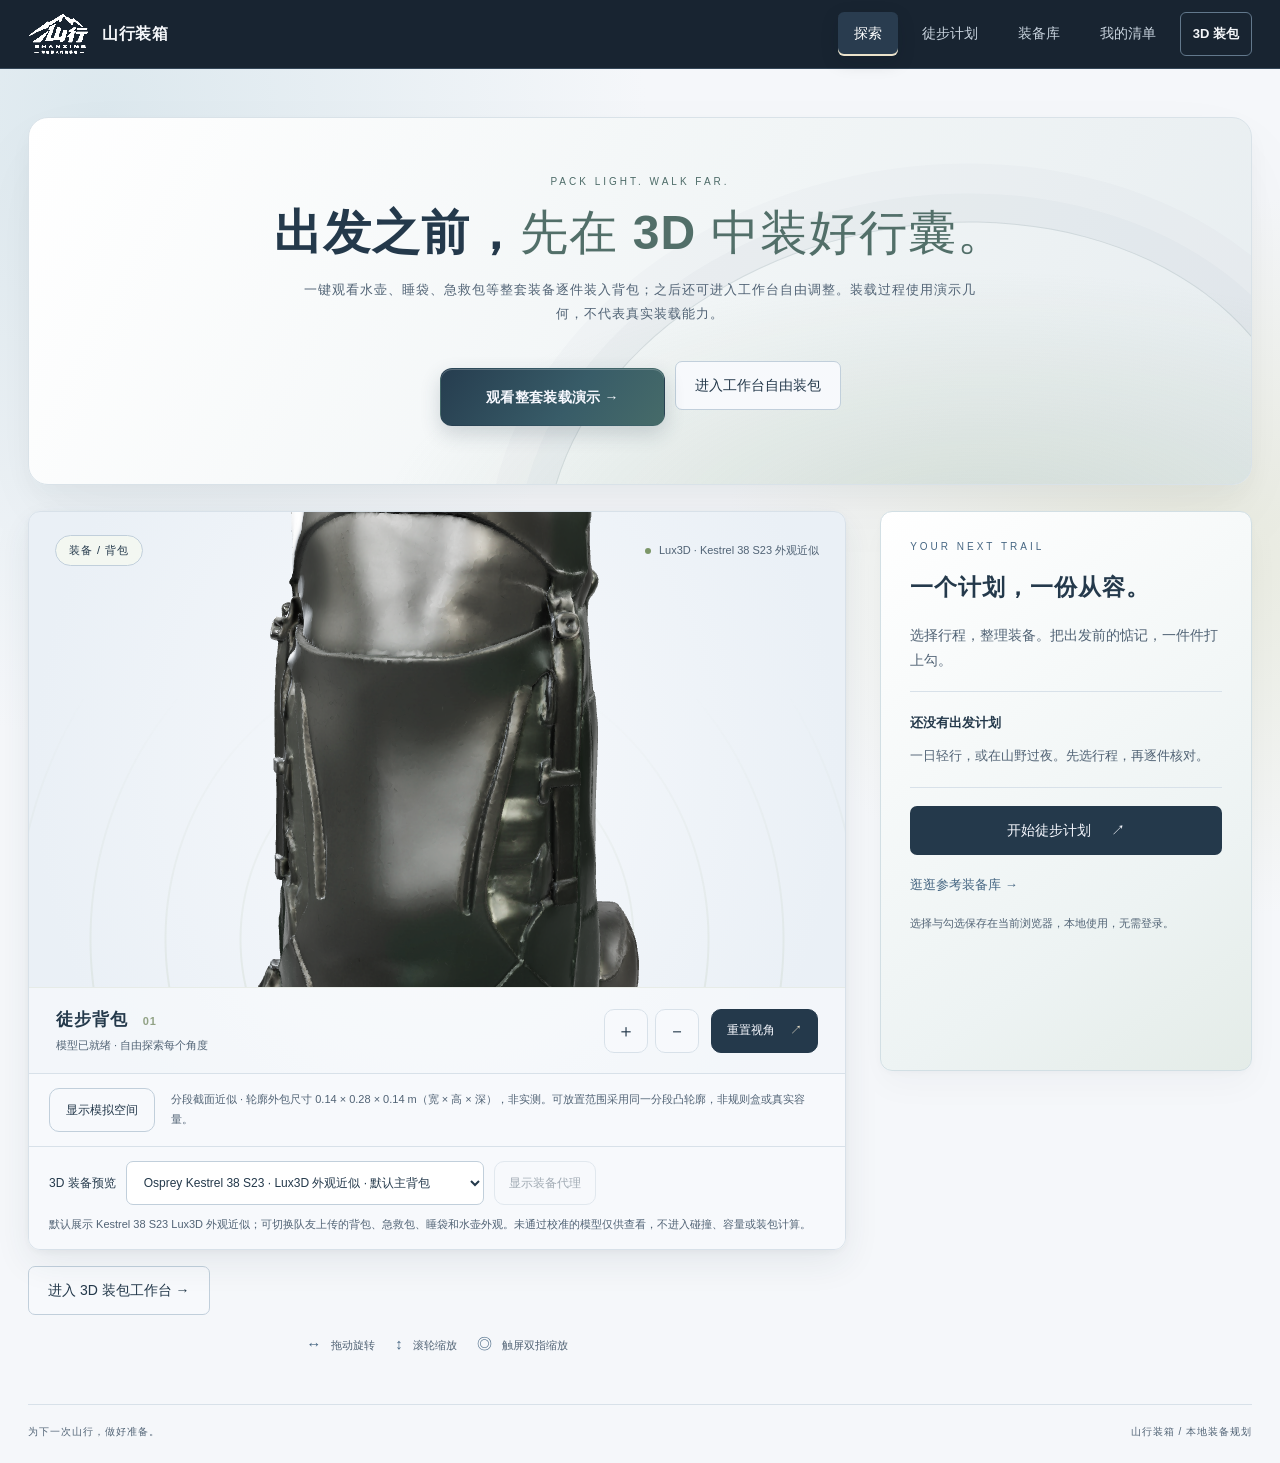
<file: app.html>
<!doctype html>
<html lang="zh-CN">
<head>
  <meta charset="utf-8">
  <meta name="viewport" content="width=device-width, initial-scale=1">
  <meta name="theme-color" content="#182431">
  <title>山行装箱 · 徒步装备规划</title>
  <link rel="icon" href="data:,">
  <link rel="stylesheet" href="styles.css">
  <link rel="stylesheet" href="workspace.css">
  <script>
    addEventListener('pagereveal', event => {
      if (!event.viewTransition || location.hash !== '#plan') return;
      event.viewTransition.finished.then(() => {
        if (location.hash !== '#plan') return;
        const heading = document.querySelector('#view-plan .trail-heading-image');
        heading.addEventListener('animationend', () => {
          delete document.documentElement.dataset.trailArrival;
        }, { once: true });
        document.documentElement.dataset.trailArrival = '';
      });
    });
    addEventListener('hashchange', () => {
      delete document.documentElement.dataset.trailArrival;
    });
  </script>
  <script type="importmap">
    {"imports":{"three":"./vendor/three/three.module.js","three/addons/":"./vendor/three/addons/"}}
  </script>
</head>
<body>
  <header class="header">
    <a class="brand" href="#explore" aria-label="山行装箱首页"><img class="workspace-logo" src="experience/assets/brand/shanxing-logo-light.svg" alt="" width="870" height="600"><span>山行装箱</span></a>
    <nav class="navigation" aria-label="主导航">
      <span class="navigation-indicator" aria-hidden="true"></span>
      <a href="#explore" aria-current="page">探索</a>
      <a href="#plan">徒步计划</a>
      <a href="#library">装备库</a>
      <a href="#checklist">我的清单<span id="nav-count" hidden></span></a>
      <button id="workbench-nav" type="button" data-workbench-entry disabled>3D 装包</button>
    </nav>
  </header>
  <main id="main">
    <p id="storage-notice" class="notice" role="status" hidden></p>
    <p id="planner-error" class="notice" role="alert" hidden>装备规划程序未能启动，请通过 start-demo.cmd 启动并刷新页面，确认 planner.js 与 gear-data.js 完整。</p>
    <p id="workbench-error" role="alert" class="notice" hidden></p>
    <section id="view-explore" class="view" aria-labelledby="explore-title">
    <section class="intro">
      <p class="eyebrow">PACK LIGHT. WALK FAR.</p>
      <h1 id="explore-title" tabindex="-1">出发之前，<span>先在 3D 中装好行囊。</span></h1>
      <p class="description">一键观看水壶、睡袋、急救包等整套装备逐件装入背包；之后还可进入工作台自由调整。装载过程使用演示几何，不代表真实装载能力。</p>
      <div class="intro-actions">
        <button id="workbench-start" type="button" class="button primary" data-workbench-entry data-full-suite-demo disabled>观看整套装载演示 →</button>
        <button id="workbench-start-manual" type="button" class="button secondary" data-workbench-entry disabled>进入工作台自由装包</button>
      </div>
    </section>
    <div class="explore-grid">
    <div class="model-column">
    <section class="viewer-shell" aria-label="背包三维预览">
      <div class="viewer-top"><span class="tag">装备 / 背包</span><span class="source">准备模型</span></div>
      <div id="viewer" tabindex="0" aria-label="3D 背包。鼠标拖动旋转，滚轮缩放；也可使用下方按钮。">
        <div class="terrain" aria-hidden="true"></div>
        <div id="loading" class="loading" role="status"><span class="spinner" aria-hidden="true"></span><span id="loading-text">正在准备背包…</span></div>
        <div id="error" class="error" role="alert" hidden><strong>背包暂时没能加载</strong><p id="error-detail"></p><button type="button" id="retry">重新加载</button></div>
      </div>
      <div class="viewer-bottom">
        <div><h2>徒步背包 <span>01</span></h2><p id="status" role="status">准备加载模型</p></div>
        <div class="tools" aria-label="视图控制">
          <button type="button" id="zoom-in" aria-label="放大模型" disabled>＋</button>
          <button type="button" id="zoom-out" aria-label="缩小模型" disabled>－</button>
          <button type="button" id="reset" disabled>重置视角 <span aria-hidden="true">↗</span></button>
        </div>
      </div>
      <div class="space-controls" aria-label="模拟内部空间">
        <button type="button" id="space-toggle" aria-pressed="false" aria-describedby="space-note" disabled>显示模拟空间</button>
        <p id="space-note">透视示意 · 尺寸由演示配置加载，非实测，不代表真实容量。</p>
      </div>
      <div class="gear-preview-controls">
        <label for="gear-preview">3D 装备预览</label>
        <select id="gear-preview" aria-describedby="gear-preview-note" disabled>
          <option value="backpack">Osprey Kestrel 38 S23 · Lux3D 主背包外观</option>
        </select>
        <button id="gear-proxy-toggle" type="button" aria-pressed="false" aria-describedby="gear-preview-note" disabled>显示装备代理</button>
        <p id="gear-preview-note" role="status">默认展示 Kestrel 38 S23 Lux3D 外观近似；可切换队友上传的背包、急救包、睡袋和水壶外观。未通过校准的模型仅供查看，不进入碰撞、容量或装包计算。</p>
      </div>
    </section>
    <button id="workbench-open" type="button" class="button secondary" disabled>进入 3D 装包工作台 →</button>
    <div class="instructions"><span><i aria-hidden="true">↔</i> 拖动旋转</span><span><i aria-hidden="true">↕</i> 滚轮缩放</span><span><i aria-hidden="true">◎</i> 触屏双指缩放</span></div>
    </div>
    <aside class="trip-brief panel" aria-labelledby="brief-title">
      <p class="eyebrow">YOUR NEXT TRAIL</p>
      <h2 id="brief-title">一个计划，一份从容。</h2>
      <p class="subtle">选择行程，整理装备。把出发前的惦记，一件件打上勾。</p>
      <div id="explore-summary"></div>
      <a class="button primary" href="#plan" id="explore-plan-link">开始徒步计划 <span aria-hidden="true">↗</span></a>
      <a class="text-link" href="#library">逛逛参考装备库 <span aria-hidden="true">→</span></a>
      <p class="local-note">选择与勾选保存在当前浏览器，本地使用，无需登录。</p>
    </aside>
    </div>
    </section>

    <section id="view-plan" class="view" aria-labelledby="plan-title" hidden>
      <div class="page-heading trail-heading"><img class="trail-heading-image" src="experience/assets/poster.png" alt="" fetchpriority="low"><h1 id="plan-title" tabindex="-1">徒步计划</h1><p class="description">说说要去哪、走多久，山行据此整理装备清单。</p></div>
      <div class="plan-grid plan-grid-single">
        <form id="plan-form" class="panel plan-form">
          <div class="trip-intent">
            <label for="trip-intent">打算去哪儿？</label>
            <textarea id="trip-intent" rows="3" maxlength="500" placeholder="例如：周末去武功山徒步两天，住山屋，途中没有补给。"></textarea>
            <button type="submit" class="button primary">查看推荐清单 <span aria-hidden="true">→</span></button>
            <p id="trip-intent-result" class="field-help" role="status"></p>
          </div>
          <details class="trip-manual">
            <summary>手动调整行程</summary>
            <label class="field-label" for="trip-destination">徒步地点</label>
            <input id="trip-destination" maxlength="60" placeholder="例如：江西武功山">
          <fieldset><legend>徒步类型</legend><div class="type-options">
            <label class="type-option"><input type="radio" name="trip-type" value="day" checked><span><strong>一日徒步</strong><small>当天往返，轻装探索</small></span><span class="type-symbol" aria-hidden="true">☀</span></label>
            <label class="type-option"><input type="radio" name="trip-type" value="overnight"><span><strong>过夜徒步</strong><small>按户外露营场景准备</small></span><span class="type-symbol" aria-hidden="true">☾</span></label>
          </div></fieldset>
          <label class="field-label" for="trip-hours">预计行程总时长</label>
          <select id="trip-hours" name="trip-hours" aria-describedby="duration-help"></select>
          <p id="duration-help" class="field-help">包含步行、休息；过夜行程还包含住宿时间。</p>
          </details>
          <div id="plan-recommendation" class="rule-preview" tabindex="-1" aria-labelledby="rule-count"><div class="rule-preview-heading"><strong id="rule-count"></strong>
            <div class="rule-help">
              <button id="rule-help-toggle" type="button" aria-label="清单如何生成" aria-expanded="false" aria-controls="rule-help-panel">?</button>
              <div id="rule-help-panel" class="panel rule-guide" role="region" aria-labelledby="rule-help-title" hidden><h2 id="rule-help-title">清单如何生成</h2><ul class="rule-list"><li><strong>每次出行</strong><p>基础携行、补给、衣物，以及导航和应急装备。</p></li><li><strong>一日行程 ≥ 8 小时</strong><p>补充登山杖、备用袜和额外备用食物。</p></li><li><strong>过夜露营</strong><p>增加帐篷、睡袋、防潮垫、餐食与洗漱用品，并准备登山杖和备用袜。</p></li><li><strong>过夜行程 ≥ 36 小时</strong><p>再加入备用衣物、水处理用品与额外食物。</p></li></ul><p class="reference-note">清单仅供参考，请结合路线、天气、补给条件与个人需求核对。过夜若未说明住宿方式，先按露营预设。</p><a class="text-link" href="https://www.nps.gov/articles/10essentials.htm" target="_blank" rel="noreferrer">基础装备参考：NPS Ten Essentials ↗</a></div>
            </div>
          </div><p id="rule-explanation"></p><ul id="trip-equipment-highlights" hidden></ul><details class="trip-equipment-details"><summary>查看全部预选装备</summary><ul id="trip-equipment-list"></ul></details></div>
          <div id="plan-weather-slot"></div>
          <details class="trip-choice-picker"><summary>调整携带装备</summary><p class="subtle">计划只是建议。可取消不带的物品，或搜索所有类别添加额外物品；更改选择不会自动删除工作台中已有的装备。</p><div id="plan-trip-choices" data-trip-choices></div></details>
          <p id="plan-message" class="field-help" role="status"></p>
        </form>
      </div>
    </section>

    <section id="view-library" class="view" aria-labelledby="library-title" hidden>
      <div class="page-heading trail-heading"><img class="trail-heading-image" src="experience/assets/poster.png" alt="" fetchpriority="low"><h1 id="library-title" tabindex="-1">装备库</h1><p class="description">按用途查看普通用品与具体商品；品牌资料、商家参考和缺项分别标注，3D可用状态以具体型号为准。</p></div>
      <section class="gear-personal panel" aria-label="我的装备概览">
        <div><p class="eyebrow">YOUR GEAR, YOUR TRAIL</p><h2>从你的装备，开始下一次山行。</h2><p class="subtle">记录已拥有的具体型号，出发时再核对行前清单。仅保存在当前浏览器。</p></div>
        <div class="gear-personal-metrics"><span><strong id="owned-gear-count">—</strong> 个已拥有型号</span><span><strong id="owned-gear-available">—</strong> 个可用于3D装包</span></div>
        <div class="gear-personal-links"><a href="#checklist">查看行前清单 →</a><a href="#plan">规划下一次山行 →</a><button type="button" data-workbench-entry data-plan-history-entry disabled>历史装包方案 →</button></div>
      </section>
      <div class="gear-view-switch" role="group" aria-label="查看装备范围"><button type="button" data-owned-view="all" aria-pressed="true">全部装备</button><button type="button" data-owned-view="mine" aria-pressed="false">我的装备</button><button type="button" id="reference-gear-jump">清单参考 ↓</button></div>
      <p id="owned-gear-notice" class="subtle" role="status"></p>
      <section class="catalog-search-hero panel" aria-labelledby="catalog-search-title">
        <p class="eyebrow">FIND YOUR NEXT PIECE</p><h2 id="catalog-search-title">找到适合你的山行装备。</h2>
        <form id="product-search-form" role="search" aria-label="搜索装备库">
          <label for="product-search">装备、品牌、型号或已记录参数</label>
          <div class="catalog-search-row"><input id="product-search" type="search" placeholder="例如：挪客 睡垫、Nalgene 32oz" autocomplete="off" enterkeyhint="search" aria-describedby="product-search-summary"><button id="product-search-clear" type="button" disabled>清空</button><button type="submit" class="button primary">搜索</button></div>
        </form>
        <div class="catalog-search-examples" role="group" aria-label="试试这些搜索"><span>试试：</span><button type="button" data-search-example="睡袋">睡袋</button><button type="button" data-search-example="水壶">水壶</button><button type="button" data-search-example="头灯">头灯</button><button type="button" data-search-example="无品牌">无品牌用品</button></div>
        <p id="product-search-summary" class="subtle" role="status">正在载入装备资料…</p>
      </section>
      <section id="product-catalog" class="panel product-catalog" aria-labelledby="product-catalog-title">
        <div class="catalog-heading"><div><p class="eyebrow">FIND YOUR GEAR</p><h2 id="product-catalog-title">选择装备品牌与具体型号</h2><p class="subtle">先选用途和装备细类，再选择品牌、型号与尺码。资料不完整的商品可查看，但暂不能用于3D装包。</p></div><button id="product-reset" type="button">重置筛选</button></div>
        <div class="catalog-layout"><aside aria-label="装备细分分类">
        <details open class="catalog-categories"><summary>分类导航 · 9大类</summary><div id="equipment-coverage" class="equipment-coverage"></div></details>
        </aside><div class="catalog-results">
        <div class="catalog-filters">
          <label>用途大类<select id="product-group"><option value="">全部用途</option></select></label>
          <label>装备细类<select id="product-category"><option value="">全部细类</option></select></label>
          <label>装备品牌<select id="product-brand"><option value="">全部品牌</option></select></label>
          <label>接入状态<select id="product-availability"><option value="">全部状态</option><option value="available">可添加到3D</option><option value="reference">仅资料参考</option></select></label>
          <label>资料来源<select id="product-source"><option value="">全部来源</option><option value="official">品牌资料</option><option value="retailer">商家参考</option><option value="unbranded">品牌未注明</option></select></label>
        </div><p id="product-count" class="subtle" role="status"></p>
        <p id="generic-category-notice" class="subtle" hidden></p>
        <section id="product-selection" class="catalog-selection" aria-labelledby="product-selected-title" hidden>
          <p class="eyebrow">已选择的具体型号</p><h3 id="product-selected-title"></h3>
          <p id="product-selected-info"></p><p id="product-selected-status" role="status"></p>
          <details><summary>查看尺寸、来源口径与限制</summary><p id="product-selected-facts"></p></details>
          <a id="product-selected-source" target="_blank" rel="noopener noreferrer">查看此型号的参数来源 ↗</a>
          <div class="catalog-selection-actions"><button id="product-selected-pack" class="button primary" type="button">在3D装包中使用</button><button id="product-selected-load-reference" type="button" hidden>用作负重参考</button><button id="product-clear-selection" type="button">清除选择</button></div>
        </section>
        <p id="product-empty" class="catalog-empty" hidden>没有符合条件的具体商品。可重置筛选或选择其他品牌；该分类缺少资料时不会生成虚构型号。</p>
        <div id="official-product-library" class="gear-grid">正在读取本地型号资料…</div>
        </div></div>
      </section>
      <h2 id="reference-gear">行前清单参考（非商品型号总数）</h2>
      <div class="library-toolbar"><label for="category-filter">清单参考分类 <select id="category-filter"><option value="all">全部分类</option></select></label><p id="library-count" class="subtle" role="status"></p></div>
      <div id="gear-grid" class="gear-grid"></div>
    </section>

    <section id="view-checklist" class="view" aria-labelledby="checklist-title" hidden>
      <div class="page-heading trail-heading"><img class="trail-heading-image" src="experience/assets/poster.png" alt="" fetchpriority="low"><h1 id="checklist-title" tabindex="-1">我的清单</h1><p class="description">只记录你已实际准备好的装备，出发前再核对一次。</p><div id="checklist-heading-progress" class="trail-heading-progress" hidden><span id="checklist-plan"></span><strong id="progress-count" role="status" aria-atomic="true"></strong></div></div>
      <div id="checklist-empty" class="panel empty-state"><span aria-hidden="true">↗</span><h2>先为这次山行定个计划</h2><p>选择一日或过夜徒步，生成属于这次行程的基础清单。</p><a class="button primary" href="#plan">创建徒步计划 →</a></div>
      <div id="checklist-content" hidden>
        <div id="checklist-weather-slot"><details id="trip-weather-panel" class="panel trip-weather-panel" hidden>
          <summary id="trip-weather-summary">点位预报</summary>
          <p id="trip-weather" class="field-help" role="status"></p>
          <button id="trip-weather-refresh" type="button" class="button secondary">重新查询预报</button>
        </details></div>
        <div class="panel progress-panel"><div class="progress-top"><h2>装备准备进度</h2><a class="button secondary" href="#plan">调整计划</a></div><div class="progress-label"><span id="progress-percent"></span></div><progress id="preparation-progress" max="1" value="0" aria-label="装备准备进度"></progress><p id="pending-summary" class="subtle" role="status"></p></div>
        <details class="panel trip-choice-picker"><summary>选择携带物品 · 添加计划之外的装备</summary><p class="subtle">携带选择独立于准备勾选；没有可直接带入的模型时仍保留在清单中，不编造尺寸或重量。</p><div id="checklist-trip-choices" data-trip-choices></div></details>
        <section class="panel trip-packing-cta" aria-label="按计划开始装包"><div><p class="eyebrow">调整计划 → 核对清单 → 3D装包</p><h2>先选好装备，再装进行囊。</h2><p id="trip-packing-preview" class="subtle"></p></div><button id="checklist-auto-packing" type="button" class="button primary" data-workbench-entry data-trip-packing-entry data-auto-trip-packing-entry disabled>自动装载已选装备 →</button><button id="checklist-start-packing" type="button" class="button secondary" data-workbench-entry data-trip-packing-entry disabled>手动装包 →</button></section>
        <div class="checklist-toolbar"><div class="filter-buttons" role="group" aria-label="筛选准备状态"><button type="button" data-filter="all" aria-pressed="true">全部</button><button type="button" data-filter="pending" aria-pressed="false">待准备</button><button type="button" data-filter="ready" aria-pressed="false">已准备</button></div><span class="subtle">勾选后自动保存</span></div>
        <div id="checklist-groups" class="checklist-groups"></div>
        <p class="reference-note checklist-note">清单仅供参考，勾选进度不代表出行安全评估。请根据实际路线、天气与个人情况核对；本清单不包含重量或背包空间计算。</p>
      </div>
    </section>
  </main>
  <dialog id="packing-workbench" aria-labelledby="workbench-title">
    <div class="workbench-heading"><div><p class="eyebrow">PACK FOR YOUR TRAIL</p><h2 id="workbench-title">3D 装包工作台</h2></div><button id="wb-close" type="button">关闭工作台</button></div>
    <details class="wb-exterior-reference"><summary id="wb-exterior-summary">背包外部尺寸与来源</summary><p id="wb-exterior-reference"></p></details>
    <section id="wb-trip-context" class="wb-trip-context" aria-label="当前徒步计划" hidden><div><strong id="wb-trip-label"></strong><p id="wb-trip-message" role="status"></p><details><summary>仍需在行前清单核对</summary><p id="wb-trip-checklist-only"></p></details></div><button id="wb-back-to-plan" type="button">返回调整计划</button></section>
    <div class="workbench-layout">
      <aside class="workbench-library" aria-label="添加与选择装备">
        <h3>带上你的装备</h3><p class="wb-muted">选择装备，逐件放进背包。</p>
        <label class="workbench-picker" for="wb-equipment">装备库 <select id="wb-equipment"></select></label>
        <label class="workbench-picker" for="wb-product">具体型号 <select id="wb-product"><option value="">演示装备（非真实型号）</option></select></label>
        <p id="wb-product-note" class="wb-muted">原有演示装备保留；真实型号尺寸与几何近似分别标注。</p>
        <button id="wb-auto-add" type="button" class="button primary">＋ 添加装备</button>
        <p class="wb-muted">选择后点击添加，即自动装包并播放装载动画；手动位置保持不变。</p><div class="wb-load-feedback"><p id="wb-load-result" class="wb-muted" role="status" hidden></p><button id="wb-stop-auto" type="button" hidden>取消装载</button></div>
        <p id="wb-auto-result" class="wb-muted" role="status" hidden></p><button id="wb-undo-auto" type="button" aria-describedby="wb-undo-note" hidden disabled>撤销本次布局</button><p id="wb-undo-note" class="wb-muted" hidden>后续操作已改变场景，不能撤销旧布局；当前手动位置保持不变。</p>
        <section id="wb-pending" class="wb-pending" aria-labelledby="wb-pending-title" hidden><h4 id="wb-pending-title">待调整装备</h4><p class="wb-muted">尚未确认的装备不计入占用率和已放置重量。</p><ul id="wb-pending-items"></ul></section>
        <button id="wb-add" type="button">仅手动添加（不自动装包）</button>
        <button id="wb-import-checklist" type="button">从已准备清单添加</button>
        <button id="wb-demo-suite" type="button" class="button secondary">播放整套装备演示</button>
        <p class="wb-muted wb-suite-note">一次带入水壶、睡袋、睡垫、雨衣、头灯、锅具、急救包、帐篷、三脚架和登山杖，并连续播放装包动画。</p>
        <label class="workbench-picker wb-instance-label" for="wb-instances">已添加装备 <select id="wb-instances" size="7"><option value="">请选择装备</option></select></label>
        <p class="wb-muted">同款可以重复添加。点击列表或场景中的装备即可选中。</p>
        <label class="workbench-picker" for="wb-placement-type">放置方式<select id="wb-placement-type" disabled><option value="internal">背包内部</option><option value="external">固定点外挂</option></select></label>
        <label id="wb-anchor-picker" class="workbench-picker" for="wb-anchor" hidden>外挂位置<select id="wb-anchor"></select></label>
        <p id="wb-external-note" class="wb-muted" hidden>演示外挂点，非真实扣具。选择固定位置后确认；不可自由悬浮或旋转。区域不符或已被占用时不能确认。不计内仓占用率，仍计数量和已核验重量。当前是折叠蛋巢垫几何示意，非具体品牌型号。</p>
      </aside>
      <section class="workbench-stage" id="wb-scene-panel" aria-label="装包场景与主要操作">
        <div class="wb-selection"><strong id="wb-selection-name">选择装备开始装包</strong></div>
        <div class="wb-view-tools" role="group" aria-label="背包查看方式"><button id="wb-show-bag" type="button" aria-pressed="true">背包外观</button><button id="wb-transparent-bag" type="button" aria-pressed="false">透明背包</button><button id="wb-hide-bag" type="button" aria-pressed="false">包内物品</button><span id="wb-view-hint" class="wb-muted" role="status">切到包内物品，可直接查看和选择装备。</span></div>
        <div class="wb-feedback" aria-label="放置状态与提醒" tabindex="0">
          <p id="wb-collision" role="status" aria-live="polite" data-state="none">选择装备开始装包</p>
          <p id="wb-draft-note" role="status" aria-live="polite" hidden></p>
        </div>
        <div id="workbench-canvas-slot"></div>
        <div class="wb-action-dock">
          <div class="wb-mode-switch" role="group" aria-label="操作模式"><button id="wb-translate" type="button" aria-pressed="true" disabled>移动</button><button id="wb-rotate" type="button" aria-pressed="false" disabled>旋转</button></div>
          <button id="wb-confirm" type="button" disabled>确认放置</button><button id="wb-cancel" type="button" disabled>取消操作</button>
          <button id="wb-remove" type="button" disabled>移除装备</button>
          <button id="wb-auto-entry" type="button" disabled>自动装包</button>
          <details id="wb-more"><summary>更多操作</summary><div class="wb-more-content"><button id="wb-select" type="button" disabled>编辑所选装备</button><button id="wb-reset" type="button" disabled>重置位置</button></div></details>
        </div>
        <p id="wb-guidance" class="wb-muted">点击添加装备后自动装载；可微调或保存方案，手动位置会保留。</p>
      </section>
      <aside class="workbench-actions" aria-label="装包信息与设置">
        <details id="wb-plans"><summary>方案、历史与自动装包</summary>
          <label class="workbench-picker">方案名称<input id="wb-plan-name" value="我的装包方案" maxlength="80"></label><button id="wb-save-plan" type="button">保存到本机</button><button id="wb-load-plan" type="button">读取最近方案</button>
          <p id="wb-plan-message" class="wb-muted" role="status">保存已确认的位置、型号及手动保护状态；待放置和未确认的姿态修改不保存。仅保存在当前浏览器。</p>
          <section class="wb-history" aria-labelledby="wb-history-title"><h4 id="wb-history-title">历史装包方案</h4><p class="wb-muted">仅存于当前浏览器；清理浏览器数据会丢失，不支持跨设备同步。</p><label class="workbench-picker">名称 · 保存时间 · 装备数<select id="wb-history"><option value="">选择历史装包方案</option></select></label><p id="wb-history-detail" class="wb-muted"></p><div class="wb-history-buttons"><button id="wb-load-history" type="button">读取选中记录</button><button id="wb-refresh-history" type="button">刷新列表</button><button id="wb-delete-history" type="button">删除选中记录</button></div><p id="wb-history-message" class="wb-muted" role="status">仅在本机保存；清理浏览器数据会丢失，暂不支持跨设备同步。</p></section>
          <label class="wb-muted"><input id="wb-assist" type="checkbox">按装包规律持续优化（保留手动调整）</label><p class="wb-muted">新增、删除或结束调整后更新未锁定布局；不改装备尺寸。<a href="https://www.rei.com/learn/expert-advice/loading-backpack.html" target="_blank" rel="noreferrer">装包建议来源 ↗</a></p><button id="wb-auto-pack" type="button">自动摆放待放置装备</button><p id="wb-auto-message" class="wb-muted" role="status">保留已确认位置；优先内装，再尝试兼容挂点。有限搜索不保证最优解。</p></details>
        <h3>装包概览</h3>
        <section class="wb-load-card" aria-labelledby="wb-load-title">
          <h4 id="wb-load-title">重量进度</h4>
          <label for="wb-load-reference">负重参考背包</label>
          <select id="wb-load-reference"><option value="">当前演示背包 · 负重范围未知</option></select>
          <p id="wb-load-model" class="wb-muted"></p>
          <p id="wb-load-preference-note" class="wb-muted" role="status" hidden></p>
          <p id="wb-load-range" class="wb-muted">暂无已核验负重范围</p>
          <strong id="wb-load-value">暂无官方重量数据</strong>
          <div id="wb-load-progress" class="wb-load-track" role="progressbar" aria-label="已核验装备重量与背包参考上限对照" aria-valuetext="暂无已核验负重范围"><span id="wb-load-band" hidden></span><span id="wb-load-fill"></span><span id="wb-load-marker" hidden></span></div>
          <p id="wb-load-status" role="status" class="wb-muted"></p>
          <details><summary>计重口径与来源</summary><p class="wb-muted">仅对照已确认内装及外挂装备的已核验重量。未知重量不按0处理；未计水、食物及背包自重。厂家范围是否含包自重未明确，不能据此认定实际负重合适。切换参考型号不更换3D外观或内仓。</p><a id="wb-load-source" target="_blank" rel="noopener noreferrer" hidden>查看官方负重资料 ↗</a></details>
        </section>
        <div class="wb-metrics"><div><span>已确认放置的装备</span><strong id="wb-count">0 件</strong></div><div><span>模拟空间占用率（近似）</span><strong id="wb-space-rate">0.0%</strong></div><div><span>已核验装备重量</span><strong id="wb-known-weight">暂无官方数据</strong></div><div><span>尚未核验重量</span><strong id="wb-unknown-count">0 件</strong></div><div><span>背包自重</span><strong id="wb-backpack-weight">暂无官方数据</strong></div></div>
        <p id="wb-placement-counts" class="wb-muted">内部 0 件 · 外挂 0 件 · 待放置 0 件</p>
        <p id="wb-weight-completeness" class="wb-muted"></p>
        <p id="wb-alignment-note" class="wb-muted">有效区域为按外形采样建立的保守截面近似，不代表真实内仓。</p>
        <details id="wb-dimensions"><summary>尺寸与比例说明</summary><p id="wb-dimension-summary"></p><p id="wb-packed-dimension-note">收纳参考尺寸正在加载，均非官方参数。</p></details>
        <details id="wb-statistics"><summary>空间与重量明细</summary>
          <p id="wb-space-summary" role="status"></p>
          <p id="wb-weight-summary" role="status"></p>
          <ul id="wb-weight-items"></ul>
          <p id="wb-product-spec"></p>
          <p>仅已核验的具体型号重量参与统计；演示及缺失数据保持未知。来源与日期可在装备库查看，不提供手填或修改重量功能。</p>
        </details>
        <details id="wb-precision"><summary>精确调整</summary>
        <fieldset><legend>世界位置（米）</legend><div class="pose-fields">
          <label>X <input aria-label="所选装备位置 X 米" type="number" step="0.01" data-pose="position" data-axis="x" disabled></label>
          <label>Y <input aria-label="所选装备位置 Y 米" type="number" step="0.01" data-pose="position" data-axis="y" disabled></label>
          <label>Z <input aria-label="所选装备位置 Z 米" type="number" step="0.01" data-pose="position" data-axis="z" disabled></label>
        </div></fieldset>
        <fieldset><legend>旋转（度，内部使用弧度 XYZ）</legend><div class="pose-fields">
          <label>X <input aria-label="所选装备旋转 X 度" type="number" step="5" data-pose="rotation" data-axis="x" disabled></label>
          <label>Y <input aria-label="所选装备旋转 Y 度" type="number" step="5" data-pose="rotation" data-axis="y" disabled></label>
          <label>Z <input aria-label="所选装备旋转 Z 度" type="number" step="5" data-pose="rotation" data-axis="z" disabled></label>
        </div></fieldset>
        </details>
        <details id="wb-display"><summary>显示设置</summary><details id="wb-animation-controls"><summary>动效控制</summary><section id="wb-playback" class="wb-playback" aria-label="装载动效控制" hidden><p id="wb-playback-message" class="wb-muted" role="status"></p><progress id="wb-playback-progress" max="1" value="0" aria-label="布局演示进度"></progress><button id="wb-playback-pause" type="button" aria-pressed="false">暂停</button><button id="wb-playback-skip" type="button">跳过</button><button id="wb-playback-replay" type="button">重播</button></section></details><label><input id="wb-reduce-motion" type="checkbox"> 减少动画（跟随系统偏好，可手动切换）</label><p>添加、确认、复位与移除使用短暂视觉反馈；复位过渡不代表实际装入路径。</p><label><input id="wb-show-proxies" type="checkbox"> 显示装备碰撞盒（调试）</label><label><input id="wb-show-space" type="checkbox" checked> 显示有效演示区域（非真实内仓）</label><label><input id="wb-show-alignment" type="checkbox"> 对齐调试：外观边界 / 有效边界 / 局部轴 / 中心</label><pre id="wb-alignment-readout" hidden style="white-space:pre-wrap;overflow-wrap:anywhere;max-height:18rem;overflow:auto"></pre><p>移动箭头和旋转圆环仅在编辑时显示。金色框为外观包络、蓝色分段轮廓为有效区域，红点为其中心；包络包含不能证明真实内壁包含。</p></details>
        <details id="wb-debug"><summary>开发信息</summary><p id="wb-status">工作台准备中</p><p id="wb-debug-collision"></p><p>AABB 快筛 + OBB 检测；模拟空间来自独立演示配置，非实测。接触容差 0.00001 m。新装备未确认不占位，已确认装备的草稿保留原确认位置。</p></details>
        <p class="wb-muted">取消新装备会撤销添加，取消已放置装备会恢复修改前状态。几何图示不代表真实装载能力。</p>
      </aside>
    </div>
  </dialog>
  <footer><span>为下一次山行，做好准备。</span><span>山行装箱 / 本地装备规划</span></footer>
  <noscript>请启用浏览器 JavaScript 以查看 3D 模型。</noscript>
  <script type="module">
    import('./planner.js').catch(error => {
      console.error(error);
      document.querySelector('#planner-error').hidden = false;
    });
    import('./app.js').catch(error => {
      console.error(error);
      document.querySelector('#loading').hidden = true;
      document.querySelector('#error').hidden = false;
      document.querySelector('#error-detail').textContent = '页面程序未能启动。请双击 start-demo.cmd 启动，再通过 http://127.0.0.1:8080 打开；同时确认 vendor 文件夹完整。';
      document.querySelector('#status').textContent = '加载失败';
    });
  </script>
  <script>document.querySelector('#retry').onclick = () => location.reload();</script>
</body>
</html>
</file>
<file: styles.css>
@charset "UTF-8";
:root{color-scheme:light;--ink:#24394b;--muted:#516375;--paper:#f5f7fa;--line:#d8e1e9;--accent:#ece3cc;font-family:"Segoe UI","Microsoft YaHei",sans-serif;color:var(--ink);background:var(--paper)}
*{box-sizing:border-box}body{margin:0}button,a{-webkit-tap-highlight-color:transparent}button{font:inherit;cursor:pointer}button:disabled{opacity:.4;cursor:wait}button:focus-visible,a:focus-visible,#viewer:focus-visible{outline:3px solid #476783;outline-offset:4px}[hidden]{display:none!important}
.header{max-width:1440px;margin:auto;padding:28px 5.5%;display:flex;justify-content:space-between;align-items:center;border-bottom:1px solid var(--line)}.brand{display:flex;gap:12px;align-items:center;color:inherit;text-decoration:none;font-size:21px;font-weight:650;letter-spacing:2px}.brand-mark{display:grid;place-items:center;background:var(--ink);color:var(--accent);width:43px;height:43px;border-radius:13px;font-size:34px;font-weight:400}.brand small{display:block;font-size:9px;letter-spacing:2.8px;margin-top:5px;font-weight:500}.edition{font-size:12px;color:var(--muted);letter-spacing:2px}
main{max-width:1120px;margin:auto;padding:34px 28px 0}.intro{text-align:center;margin-bottom:27px}.eyebrow{font-size:10px;letter-spacing:3px;color:#476783;margin:0 0 14px}h1{font-size:clamp(25px,3.2vw,39px);font-weight:600;letter-spacing:2px;margin:0 0 12px}h1 span{font-weight:400}.description{color:var(--muted);font-size:13px;letter-spacing:1px;margin:0}.viewer-shell{position:relative;border:1px solid #d8e1e9;border-radius:24px;overflow:hidden;background:radial-gradient(ellipse at 50% 35%,#f7f9fc 0,#eaf0f6 70%,#eaf0f6 100%)}.viewer-top{position:absolute;z-index:2;top:23px;left:26px;right:26px;display:flex;align-items:center;justify-content:space-between;pointer-events:none}.tag{font-size:11px;letter-spacing:1px;border:1px solid #c1cfdb;border-radius:30px;padding:7px 13px;background:#f7f9f0b3}.source{font-size:11px;color:var(--muted)}.source:before{content:"";display:inline-block;background:#7c9668;width:6px;height:6px;border-radius:50%;margin-right:8px}
#viewer{height:clamp(340px,51vh,540px);position:relative;isolation:isolate;touch-action:none;cursor:grab}#viewer:active{cursor:grabbing}canvas{display:block;width:100%;height:100%;position:relative;z-index:1}.terrain{position:absolute;inset:0;opacity:.17;background:repeating-radial-gradient(ellipse at 50% 90%,transparent 0 45px,#a8b89a 46px 47px,transparent 48px 75px);mask-image:linear-gradient(transparent 38%,#000 100%);pointer-events:none}.loading,.error{position:absolute;z-index:3;left:50%;top:50%;transform:translate(-50%,-50%);background:#f7f9fcf2;padding:22px 28px;border:1px solid var(--line);border-radius:16px;text-align:center;max-width:90%;width:max-content;font-size:13px}.loading{display:flex;align-items:center;gap:12px}.spinner{width:17px;height:17px;border:2px solid #d5dec9;border-top-color:var(--ink);border-radius:50%;animation:spin 1s linear infinite}@keyframes spin{to{transform:rotate(360deg)}}.error{max-width:420px;cursor:default}.error p{font-size:13px;line-height:1.8;color:#516375}.error button{border:0;background:var(--ink);color:#fff;border-radius:8px;padding:10px 18px}
.viewer-bottom{position:relative;z-index:2;display:flex;align-items:center;justify-content:space-between;gap:12px;padding:20px 27px;background:#ffffff6b;border-top:1px solid #dce2d688}h2{font-size:17px;font-weight:600;letter-spacing:1px;margin:0 0 7px}h2 span{color:#91a285;font-size:11px;margin-left:9px}.viewer-bottom p{font-size:11px;color:var(--muted);margin:0}.tools{display:flex;gap:7px}.tools button{border:1px solid #d8e1e9;background:#f7f9fc;color:var(--ink);border-radius:10px;height:37px;min-width:37px;font-size:18px}.tools button:last-child{background:var(--ink);border-color:var(--ink);color:#f7f9ff;font-size:12px;padding:0 15px;margin-left:5px}.tools button:last-child span{margin-left:12px;color:var(--accent)}.tools button:hover:enabled{filter:brightness(.94)}.instructions{display:flex;justify-content:center;gap:30px;padding:20px;color:#516375;font-size:11px}.instructions i{font-style:normal;font-size:15px;margin-right:7px;color:#476783}footer{max-width:1064px;margin:10px auto 0;padding:20px 0 24px;border-top:1px solid var(--line);font-size:10px;color:#516375;display:flex;justify-content:space-between;letter-spacing:1px}
@media(max-width:600px){.header{padding:20px}.brand{font-size:18px}.edition{font-size:10px;letter-spacing:0}main{padding:30px 14px 0}h1{font-size:25px;letter-spacing:0}h1 span{display:block;margin-top:5px}.description{font-size:11px}.viewer-top{top:17px;left:17px;right:17px}.viewer-bottom{padding:17px 14px}h2{font-size:15px}.tools{gap:4px}.tools button:last-child{padding:0 9px;margin-left:1px}.tools button:last-child span{display:none}.instructions{gap:13px;font-size:10px;padding:18px 0}footer{margin:10px 20px 0;font-size:9px;gap:20px;line-height:1.8}.source{font-size:10px}}
@media(prefers-reduced-motion:reduce){.spinner{animation:none}}

/* Shared styles for planning, equipment and the model viewer. */
.header{gap:24px;flex-wrap:wrap;padding-top:23px;padding-bottom:23px}.brand{flex-shrink:0}.navigation{display:flex;align-items:center;gap:8px}.navigation a{color:var(--muted);text-decoration:none;padding:12px 16px;border-radius:10px;font-size:14px;white-space:nowrap;min-height:44px;display:flex;align-items:center;justify-content:center;gap:6px}.navigation a:hover{background:#eaf0f6}.navigation a[aria-current]{background:var(--ink);color:#f7f9fc}#nav-count{font-size:10px;border-radius:20px;background:#e2edf6;color:var(--ink);padding:3px 6px}.edition{letter-spacing:1px;white-space:nowrap}main{max-width:1280px;padding-top:35px;min-height:70vh}.view{animation:arrive .2s ease-out}@keyframes arrive{from{opacity:.6}to{opacity:1}}h1:focus{outline:none}.explore-grid{display:grid;grid-template-columns:minmax(0,2.2fr) minmax(285px,1fr);gap:24px;align-items:start}.model-column{min-width:0}.panel{background:#ffffff;border:1px solid var(--line);border-radius:20px;padding:27px;min-width:0}.trip-brief{display:flex;flex-direction:column;gap:18px;padding:29px;min-height:475px;background:linear-gradient(150deg,#ffffff,#eaf0f6)}.trip-brief h2{font-size:23px;line-height:1.5;letter-spacing:1px;margin:0}.trip-brief .eyebrow{margin:0}.subtle{font-size:13px;line-height:1.8;color:var(--muted);margin:0}.trip-brief>.subtle{font-size:14px}.summary-label{font-size:13px;font-weight:600;line-height:1.8;margin:0 0 10px}#explore-summary{padding:19px 0;border-top:1px solid var(--line);border-bottom:1px solid var(--line)}.summary-number{font-size:36px;letter-spacing:2px;margin:0 0 5px;font-weight:500}#explore-summary .text-link{margin-top:12px}.local-note{font-size:11px;line-height:1.8;color:var(--muted);margin:0}.button{display:inline-flex;align-items:center;justify-content:center;gap:20px;border-radius:11px;padding:13px 19px;font:inherit;font-size:14px;font-weight:500;text-decoration:none;min-height:46px;line-height:1.5;border:1px solid transparent;cursor:pointer;white-space:normal;text-align:center}.primary{background:var(--ink);color:#f7f9ff}.primary>span{color:var(--accent)}.primary:hover{background:#354e66}.secondary{background:#f7f9fc;color:var(--ink);border-color:#c1cfdb}.secondary:hover{background:#eaf0f6}.text-link{display:inline-block;width:fit-content;font-size:13px;color:#476783;text-decoration:none;line-height:1.8}.text-link:hover{text-decoration:underline}.page-heading{margin:4px 0 30px}.page-heading h1{font-size:clamp(26px,3vw,36px);margin-bottom:12px}.page-heading .description{line-height:1.8}.plan-grid{display:grid;grid-template-columns:minmax(0,1.15fr) minmax(0,1fr);gap:24px;align-items:start}.section-number{display:block;color:#516375;font-size:11px;letter-spacing:2px;margin-bottom:26px}.plan-form fieldset{border:0;padding:0;margin:0 0 25px;min-width:0}.plan-form legend,.field-label{display:block;margin-bottom:12px;font-size:15px;font-weight:600}.type-options{display:grid;grid-template-columns:1fr 1fr;gap:12px}.type-option{display:flex;gap:10px;align-items:center;border:1px solid #d8e1e9;border-radius:13px;padding:17px 13px;cursor:pointer;min-width:0}.type-option:has(input:checked){background:#e2edf6;border-color:#6e8da6}.type-option input{accent-color:var(--ink);width:17px;height:17px;margin:0;flex-shrink:0}.type-option strong{display:block;font-size:15px;font-weight:600}.type-option small{display:block;font-size:11px;color:var(--muted);line-height:1.6;margin-top:6px}.type-symbol{margin-left:auto;color:#476783;font-size:21px}select{font:inherit;color:var(--ink);background:#ffffff;border:1px solid #c1cfdb;border-radius:9px;padding:12px 36px 12px 13px;min-height:44px;max-width:100%;font-size:14px}select:focus-visible,input:focus-visible{outline:3px solid #6e8da6;outline-offset:3px}#trip-hours{width:100%}.field-help{font-size:12px;line-height:1.8;color:var(--muted);margin:10px 0 18px}.rule-preview{background:#eaf0f6;border-radius:12px;padding:18px;margin:23px 0 16px}.rule-preview strong{font-size:15px;font-weight:600}.rule-preview p{font-size:13px;line-height:1.9;color:#516375;margin:8px 0 0}.plan-form>.button{width:100%}#plan-message:empty{display:none}.rule-guide h2{font-size:22px;line-height:1.5;letter-spacing:0;margin:0 0 22px}.rule-list{list-style:none;padding:0;margin:0}.rule-list li{border-bottom:1px solid #d8e1e9;padding:0 0 16px;margin:0 0 16px}.rule-list strong{font-size:14px;font-weight:600}.rule-list p{font-size:13px;color:var(--muted);line-height:1.8;margin:6px 0 0}.reference-note{color:#516375;font-size:12px;line-height:1.9;background:#eaf0f6;border-left:3px solid #6e8da6;padding:15px 18px;border-radius:0 9px 9px 0;margin:22px 0 14px}.rule-guide>.text-link{font-size:11px}.library-toolbar,.checklist-toolbar{display:flex;align-items:center;justify-content:space-between;gap:16px;flex-wrap:wrap;margin:0 0 22px}.library-toolbar label{display:flex;gap:12px;align-items:center;font-size:13px}.gear-grid{display:grid;grid-template-columns:repeat(3,minmax(0,1fr));gap:18px}.gear-card{display:flex;flex-direction:column;padding:22px;min-height:215px}.gear-card-top,.gear-card-bottom{display:flex;justify-content:space-between;align-items:center;gap:12px;flex-wrap:wrap}.gear-card-top{margin-bottom:22px}.gear-category{font-size:11px;color:#516375;letter-spacing:1px}.model-badge,.plain-badge{font-size:10px;padding:5px 9px;border-radius:6px;background:#e2edf6;color:#476783}.plain-badge{background:#efefe8;color:#516375}.gear-card h2{font-size:16px;line-height:1.7;letter-spacing:0;margin:0 0 8px}.gear-note{font-size:12px;color:var(--muted);line-height:1.9;margin:0 0 20px}.gear-card-bottom{margin-top:auto;padding-top:15px;border-top:1px solid #d8e1e9}.gear-card .text-link{font-size:12px}.gear-status{font-size:11px;color:#516375}.gear-status:before{content:"";display:inline-block;width:6px;height:6px;border-radius:50%;background:#b5bfaa;margin-right:7px}.gear-status.is-ready{color:#436d3b}.gear-status.is-ready:before{background:#6e9450}.gear-status.is-pending{color:#8b7443}.gear-status.is-pending:before{background:#b89a55}.empty-state{text-align:center;padding:65px 24px}.empty-state>span{display:block;font-size:40px;color:#6e8da6;margin-bottom:20px}.empty-state h2{font-size:23px;margin:0 0 12px}.empty-state p{font-size:14px;color:var(--muted);line-height:1.9;margin:0 0 26px}.progress-panel{margin-bottom:24px;background:linear-gradient(120deg,#f7f9fc,#e2edf6)}.progress-top{display:flex;align-items:center;justify-content:space-between;gap:18px;flex-wrap:wrap;margin-bottom:24px}.progress-top .eyebrow{margin-bottom:8px}.progress-top h2{font-size:23px;line-height:1.6;letter-spacing:0;margin:0}.progress-label{display:flex;align-items:center;justify-content:space-between;gap:15px;margin-bottom:12px}.progress-label strong{font-size:15px;font-weight:500}#progress-percent{font-size:28px;font-weight:500;letter-spacing:1px}progress{display:block;width:100%;height:9px;border:0;border-radius:10px;background:#e2edf6;overflow:hidden;accent-color:#476783}progress::-webkit-progress-bar{background:#e2edf6;border-radius:10px}progress::-webkit-progress-value{background:#476783;border-radius:10px}progress::-moz-progress-bar{background:#476783;border-radius:10px}#pending-summary{margin-top:14px}.filter-buttons{display:flex;gap:5px;padding:4px;background:#eaf0f6;border-radius:11px}.filter-buttons button{border:0;background:transparent;border-radius:8px;padding:10px 14px;font-size:12px;color:#516375;min-height:42px;white-space:nowrap}.filter-buttons button[aria-pressed=true]{background:#ffffff;color:var(--ink);box-shadow:0 1px 4px #263e3410}.checklist-groups{display:grid;grid-template-columns:repeat(2,minmax(0,1fr));gap:20px;align-items:start}.checklist-group{padding:22px}.checklist-group h2{font-size:14px;letter-spacing:1px;margin:0 0 10px;padding-bottom:15px;border-bottom:1px solid var(--line)}.check-row{display:flex;align-items:flex-start;gap:13px;padding:15px 0;border-bottom:1px solid #d8e1e9;cursor:pointer;min-height:60px}.check-row:last-child{border:0;padding-bottom:0}.check-row input{appearance:auto;accent-color:#4c6e3c;width:19px;height:19px;flex-shrink:0;margin:3px 0 0}.check-text{min-width:0}.check-text strong{font-size:14px;font-weight:500;display:block;line-height:1.7;overflow-wrap:anywhere}.check-text small{display:block;font-size:11px;color:var(--muted);line-height:1.9;margin-top:4px}.check-row:has(input:checked) strong{text-decoration:line-through;color:#516375}.filter-empty{grid-column:1/-1;text-align:center;padding:45px 20px}.filter-empty h2{font-size:20px;margin-bottom:10px}.notice{background:#f4ebd8;border:1px solid #e4d5b5;border-radius:12px;color:#796239;padding:16px 20px;font-size:13px;line-height:1.8;margin:0 0 24px}.checklist-note{margin-bottom:25px}footer{max-width:1224px;margin-top:30px}.tools button{height:44px;min-width:44px;flex-shrink:0}.viewer-bottom{gap:14px}.viewer-bottom>div:first-child{min-width:0}.instructions{gap:20px;font-size:11px}.view a:focus-visible,.view button:focus-visible{outline:3px solid #476783;outline-offset:3px}
@media(min-width:1000px){.model-column #viewer{height:475px}.trip-brief{min-height:560px}}
@media(max-width:1100px){.edition{display:none}.header{justify-content:space-between;gap:16px;padding-left:28px;padding-right:28px}.navigation a{padding:12px}.explore-grid{grid-template-columns:minmax(0,1.7fr) minmax(270px,1fr)}.trip-brief{padding:24px}.type-symbol{display:none}.gear-grid{grid-template-columns:repeat(2,minmax(0,1fr))}footer{margin-left:28px;margin-right:28px}}
@media(max-width:850px){.explore-grid{grid-template-columns:minmax(0,1fr)}.trip-brief{min-height:0}.plan-grid{grid-template-columns:minmax(0,1fr)}.trip-brief .button{align-self:start}#explore-summary{width:100%}.header{padding:20px 24px}.navigation{gap:2px}.navigation a{font-size:13px;padding:12px 10px}}
@media(max-width:600px){.header{padding:19px 16px 12px;gap:16px}.navigation{width:100%;display:grid;grid-template-columns:repeat(4,minmax(0,1fr));gap:3px}.navigation a{font-size:12px;padding:11px 3px;gap:3px}.navigation #nav-count{font-size:9px;padding:3px 4px}.brand{font-size:18px}.page-heading{margin-bottom:24px}.page-heading h1{font-size:27px;line-height:1.6}.page-heading .description{font-size:12px;letter-spacing:0}.intro{margin-top:3px}.intro h1{line-height:1.5}.panel{padding:23px 20px}.trip-brief{padding:25px}.trip-brief h2{font-size:24px}.type-options{grid-template-columns:minmax(0,1fr)}.type-option{padding:15px}.type-symbol{display:block}.type-option small{margin-top:3px}.section-number{margin-bottom:20px}.rule-guide h2{font-size:21px}.gear-grid{grid-template-columns:minmax(0,1fr);gap:14px}.gear-card{min-height:210px}.library-toolbar{gap:10px}.library-toolbar label{width:100%;justify-content:space-between}.library-toolbar select{flex:1;max-width:230px}.progress-top h2{font-size:20px}.progress-top .button{font-size:12px;padding:10px 13px;min-height:44px}.checklist-groups{grid-template-columns:minmax(0,1fr)}.checklist-toolbar{gap:12px}.checklist-toolbar>.subtle{font-size:11px}.filter-buttons{max-width:100%;gap:2px}.filter-buttons button{padding:10px 12px;font-size:11px}.check-text small{font-size:12px}.check-row{padding:17px 0}.viewer-bottom{flex-wrap:wrap;padding:18px 16px}.viewer-bottom .tools{margin-left:auto}.tools button{min-width:42px}.tools button:last-child{min-width:92px}.instructions{gap:10px;font-size:10px}.instructions i{margin-right:4px}.viewer-top{left:16px;right:16px}.source{font-size:10px}footer{margin:25px 20px 0;padding-bottom:25px;flex-wrap:wrap;gap:6px}#progress-percent{font-size:24px}.empty-state{padding:45px 20px}.empty-state h2{font-size:20px}}
@media(max-width:360px){.viewer-bottom .tools{width:100%;margin-top:4px;justify-content:flex-end}.navigation a{font-size:11px}.navigation #nav-count{font-size:8px;padding:2px 3px}.instructions{flex-wrap:wrap;row-gap:5px}.filter-buttons button{padding:10px}.progress-top{gap:12px}.progress-top h2{font-size:18px}}
@media(prefers-reduced-motion:reduce){.view{animation:none}}

/* 3D module controls: scoped to avoid changing shared page layouts. */
.viewer-shell .space-controls{display:flex;align-items:center;flex-wrap:wrap;gap:10px 16px;padding:14px 20px;border-top:1px solid var(--line);background:#f7f9fc}
.viewer-shell #space-toggle{min-height:44px;flex:0 0 auto;max-width:100%;padding:10px 16px;border:1px solid #c1cfdb;border-radius:10px;background:#f7f9fc;color:var(--ink);font:inherit;font-size:12px;cursor:pointer}
.viewer-shell #space-toggle[aria-pressed=true]{background:var(--ink);border-color:var(--ink);color:#f7f9ff}
.viewer-shell #space-toggle:disabled{opacity:.5;cursor:default}
.viewer-shell #space-note{flex:1 1 220px;min-width:0;margin:0;font-size:11px;line-height:1.8;color:var(--muted);overflow-wrap:anywhere}
.viewer-shell .gear-preview-controls{display:flex;align-items:center;flex-wrap:wrap;gap:10px;padding:14px 20px;border-top:1px solid var(--line);background:#f7f9fc;font-size:12px}
.viewer-shell #gear-preview{min-width:0;max-width:100%;font-size:12px}
.viewer-shell #gear-preview-note{flex:1 1 100%;margin:0;color:var(--muted);font-size:11px;line-height:1.8;overflow-wrap:anywhere}
.viewer-shell #gear-proxy-toggle{min-height:44px;max-width:100%;padding:10px 14px;border:1px solid #c1cfdb;border-radius:10px;background:#f7f9fc;color:var(--ink);font:inherit}
.viewer-shell #gear-proxy-toggle[aria-pressed=true]{background:var(--ink);color:#f7f9ff}
#workbench-open{margin-top:16px}
#packing-workbench{width:min(1640px,98vw);height:min(960px,96dvh);max-height:96dvh;padding:20px;border:1px solid var(--line);border-radius:20px;background:var(--paper);color:var(--ink);overflow:hidden}
#packing-workbench[open]{display:flex;flex-direction:column}
#packing-workbench::backdrop{background:#172433aa}
.workbench-heading{display:flex;align-items:center;justify-content:space-between;gap:16px;margin-bottom:16px;flex-shrink:0}.workbench-heading .eyebrow{margin:0 0 5px}.workbench-heading h2{margin:0;font-size:23px}.workbench-actions p,.workbench-library p{font-size:12px;line-height:1.8;color:var(--muted);margin:8px 0 12px}
.workbench-layout{display:grid;grid-template-columns:200px minmax(0,1fr) 236px;gap:18px;min-height:0;flex:1}.workbench-layout>*{min-width:0}.workbench-library,.workbench-actions{overflow:auto;scrollbar-width:thin;padding:2px 4px 12px}.workbench-layout h3{font-size:15px;margin:0 0 12px}.workbench-stage{min-height:0;display:flex;flex-direction:column;gap:10px}
#workbench-canvas-slot{flex:1;min-height:180px}#packing-workbench .viewer-shell{height:100%;display:flex;flex-direction:column;border-radius:16px}#packing-workbench #viewer{flex:1;height:auto;min-height:180px}#packing-workbench .space-controls,#packing-workbench .gear-preview-controls,#packing-workbench .viewer-top .source,#packing-workbench .viewer-bottom>div:first-child{display:none}#packing-workbench .viewer-bottom{padding:6px 12px;justify-content:flex-end}#packing-workbench .viewer-top{top:15px;left:15px}
#packing-workbench button{font:inherit;font-size:12px;border:1px solid #c1cfdb;border-radius:9px;min-height:44px;padding:9px 13px;background:#f7f9fc;color:var(--ink)}
#packing-workbench button[aria-pressed=true],#packing-workbench #wb-confirm{background:var(--ink);color:#fff}#packing-workbench button:disabled{cursor:default}#packing-workbench #wb-confirm{font-size:15px;font-weight:600;min-width:128px;min-height:48px;box-shadow:0 3px 8px #263e3420}#packing-workbench #wb-confirm:disabled{background:#c1cfdb;color:#516375;opacity:1;box-shadow:none}#packing-workbench button:enabled:hover{filter:brightness(.95)}
.workbench-buttons{display:flex;gap:8px;flex-wrap:wrap;margin-bottom:12px}.workbench-actions fieldset{border:1px solid var(--line);border-radius:9px;margin:0 0 14px;padding:10px}.workbench-actions legend{font-size:12px}
.pose-fields{display:grid;grid-template-columns:repeat(3,minmax(0,1fr));gap:8px}.pose-fields label{min-width:0;font-size:12px}.pose-fields input{width:100%;min-width:0;font:inherit;border:1px solid #c1cfdb;border-radius:5px;background:#ffffff;color:var(--ink);padding:8px 3px;margin-top:5px}
.workbench-picker{display:block;font-size:12px;margin-bottom:12px}.workbench-picker select{display:block;width:100%;min-width:0;font-size:12px;margin-top:6px}
#packing-workbench #wb-collision{padding:9px 12px;border-radius:8px;border:1px solid var(--line);margin:0;font-size:13px;line-height:1.6;flex-shrink:0}
#packing-workbench #wb-collision[data-state=valid]{color:#24552c;background:#e7f2e2;border-color:#7d9d75}
#packing-workbench #wb-collision[data-state=invalid]{color:#9e3028;background:#fbe8e3;border-color:#c9877f}
#packing-workbench #wb-close{flex-shrink:0;white-space:nowrap}
.wb-selection{display:flex;align-items:center;justify-content:space-between;gap:10px;flex-shrink:0}.wb-selection strong{font-size:16px;overflow-wrap:anywhere}.wb-muted{font-size:12px;line-height:1.7;color:var(--muted);margin:0}.wb-action-dock{display:flex;gap:8px;align-items:center;flex-wrap:wrap;position:relative;z-index:3;flex-shrink:0;background:var(--paper)}.wb-mode-switch{display:flex;gap:4px;margin-right:auto}.wb-mode-switch button{min-width:58px}.workbench-stage #wb-draft-note{margin:0;color:#806239;font-size:12px;line-height:1.6}.wb-action-dock #wb-cancel{background:transparent}.wb-action-dock #wb-more{position:relative;border:0;padding:0;margin:0}.wb-action-dock #wb-more>summary{padding:10px 4px;white-space:nowrap;font-size:12px}.wb-more-content{position:absolute;bottom:calc(100% + 8px);right:0;min-width:168px;padding:8px;display:grid;gap:5px;background:var(--paper);border:1px solid var(--line);border-radius:12px;box-shadow:0 8px 26px #263e3426}#packing-workbench #wb-remove{color:#936b60;border-color:transparent;background:transparent}
.wb-playback{display:flex;align-items:center;flex-wrap:wrap;gap:6px;padding:8px;border:1px solid var(--line);border-radius:10px;background:#eaf0f6;flex-shrink:0}.wb-playback[hidden]{display:none}.wb-playback p{flex-basis:100%}.wb-playback progress{flex:1;min-width:60px;width:90px;accent-color:var(--ink)}#packing-workbench .wb-playback button{font-size:12px;padding:8px 10px;min-height:36px}
/* Feedback changes during a drag must never resize Canvas and trigger camera reframing. */
.wb-feedback{height:80px;flex:0 0 80px;min-width:0;overflow:auto;scrollbar-width:thin;overscroll-behavior:contain}.wb-feedback:focus-visible{outline:2px solid #476783;outline-offset:2px}.workbench-stage .wb-feedback #wb-draft-note{margin-top:6px}
.workbench-actions details{border-top:1px solid var(--line);margin-top:12px;padding-top:12px}.workbench-actions summary{cursor:pointer;font-size:13px;min-height:32px}.workbench-actions details[open]>summary{margin-bottom:10px}.workbench-actions details>label{display:block;font-size:12px;line-height:1.7;margin:10px 0}.workbench-actions input[type=checkbox]{accent-color:var(--ink)}.workbench-actions details p,.workbench-actions li{overflow-wrap:anywhere}.workbench-actions fieldset{min-width:0}.workbench-actions #wb-product-spec{font-size:11px}.wb-metrics{display:grid;gap:8px;margin-bottom:12px}.wb-metrics>div{padding:12px;background:#eaf0f6;border:1px solid var(--line);border-radius:10px}.wb-metrics span{display:block;font-size:11px;color:var(--muted)}.wb-metrics strong{display:block;font-size:20px;margin-top:4px;font-weight:550}.wb-metrics #wb-known-weight{font-size:15px}#wb-add,#wb-auto-add,#wb-demo-suite{width:100%}#packing-workbench .wb-suite-note{margin:4px 0 10px;font-size:11px;line-height:1.55}#packing-workbench #wb-auto-add{background:var(--ink);border-color:var(--ink);color:var(--paper)}#wb-add{font-size:12px;margin-top:6px}.wb-instance-label{margin-top:24px}#wb-instances{padding:5px;border:1px solid var(--line);border-radius:10px;background:#ffffff;min-height:236px}#wb-instances option{padding:10px 7px;border-radius:6px}#wb-instances option:checked{background:#eaf0f6;color:var(--ink)}#packing-workbench summary:focus-visible,#packing-workbench select:focus-visible{outline:3px solid #476783;outline-offset:3px}
@media(min-width:1001px) and (max-height:740px){#packing-workbench{padding:12px}.workbench-heading{margin-bottom:10px}.workbench-stage{gap:6px}#packing-workbench .viewer-bottom{padding:3px 8px}#wb-guidance{display:none}}
@media(max-width:1200px) and (min-width:1001px){.workbench-layout{grid-template-columns:170px minmax(0,1fr) 205px;gap:12px}.wb-action-dock{gap:5px}#packing-workbench .wb-action-dock button{padding:8px 10px}#packing-workbench #wb-confirm{min-width:110px}}
@media(max-width:1000px){#packing-workbench{padding:12px;overflow:auto}.workbench-layout{grid-template-columns:minmax(0,1fr);flex:none;gap:20px}.workbench-stage{grid-row:1;height:clamp(460px,74dvh,760px)}.workbench-library{grid-row:2}.workbench-actions{grid-row:3}.workbench-library,.workbench-actions{overflow:visible;padding:0}.workbench-heading{gap:8px}.workbench-heading h2{font-size:18px}.workbench-heading .eyebrow{font-size:9px}.wb-metrics{grid-template-columns:repeat(3,minmax(0,1fr))}.wb-metrics strong{font-size:18px}.wb-metrics #wb-known-weight{font-size:12px}.wb-metrics>div{padding:9px}#wb-instances{min-height:180px}.wb-instance-label{margin-top:16px}.wb-action-dock{gap:6px}.wb-mode-switch{width:100%;margin:0}.wb-mode-switch button{flex:1}#packing-workbench #wb-confirm{flex:1;min-width:100px}.wb-selection strong{font-size:14px}#packing-workbench #wb-hide-bag{padding:8px;font-size:11px}.workbench-stage #wb-guidance{display:none}}
@media(max-width:1000px){.workbench-stage{height:clamp(480px,78dvh,760px)}}

/* Core entry shares the existing palette, without adding a second router/workbench. */
.navigation #workbench-nav{font:inherit;font-size:13px;font-weight:600;padding:12px;border:1px solid #c1cfdb;border-radius:9px;background:#eaf0f6;color:var(--ink);white-space:nowrap;min-height:44px}
.intro-actions{display:flex;justify-content:center;align-items:center;gap:10px;flex-wrap:wrap;margin-top:18px}.intro-actions .button{margin:0}.intro-actions #workbench-start{min-width:225px}
#packing-workbench .wb-action-dock #wb-remove{border:1px solid #d7bfb3;color:#854f43;background:#fff8f1}
@media(max-width:600px){.navigation{grid-template-columns:repeat(5,minmax(0,1fr))}.navigation a,.navigation #workbench-nav{font-size:11px;padding:10px 2px}.intro-actions{align-items:stretch}.intro-actions .button{width:100%}.intro-actions #workbench-start{min-width:0}}
.catalog-filters { display: grid; grid-template-columns: 2fr 1fr 1fr 1fr; gap: 12px; margin: 16px 0; }
.equipment-coverage { display: flex; flex-wrap: wrap; gap: 8px; margin: 14px 0; }
.equipment-coverage button { border: 1px solid var(--line); border-radius: 8px; padding: 7px 10px; color: var(--ink); background: var(--paper); }
.catalog-filters label { display: grid; gap: 6px; min-width: 0; }
.catalog-filters input, .catalog-filters select { width: 100%; min-width: 0; }
.official-variant[hidden] { display: none; }
@media (max-width: 700px) { .catalog-filters { grid-template-columns: 1fr; } }
.catalog-heading { display:flex; justify-content:space-between; align-items:start; gap:16px; margin-bottom:20px; }
.catalog-heading h2 { margin:0 0 8px; }
.catalog-heading>button { flex-shrink:0; }
.catalog-layout { display:grid; grid-template-columns:210px minmax(0,1fr); gap:22px; }
.catalog-layout>aside { border-right:1px solid var(--line); padding-right:16px; }
.catalog-results { min-width:0; }
.catalog-categories>summary { font-weight:600; margin-bottom:14px; cursor:pointer; }
#equipment-coverage { display:block; margin:0; max-height:650px; overflow-y:auto; }
#equipment-coverage>details { border-bottom:1px solid var(--line); padding:8px 0; }
#equipment-coverage summary { cursor:pointer; padding:5px 0; font-size:13px; font-weight:600; }
#equipment-coverage button { display:block; width:100%; text-align:left; margin-top:5px; font-size:12px; }
#equipment-coverage button[aria-pressed=true] { background:var(--ink); color:var(--paper); }
.catalog-results .catalog-filters { grid-template-columns:repeat(3,minmax(0,1fr)); margin-top:0; }
#official-product-library { grid-template-columns:repeat(2,minmax(0,1fr)); gap:14px; }
.official-variant { min-width:0; overflow-wrap:anywhere; padding:20px; }
.official-variant h3 { font-size:17px; line-height:1.45; margin:12px 0; }
.official-variant p,.official-variant details { font-size:12px; line-height:1.8; }
.wb-load-card { border:1px solid var(--line); border-radius:10px; padding:12px; margin:12px 0; background:#f7f9fc; min-width:0; }
.wb-load-card h4 { margin:0 0 10px; font-size:14px; }
.wb-load-card label { display:block; font-size:12px; margin-bottom:5px; }
.wb-load-card select { width:100%; min-width:0; padding:8px; font-size:12px; border:1px solid var(--line); border-radius:7px; background:var(--paper); }
.wb-load-card strong { display:block; font-size:13px; line-height:1.6; overflow-wrap:anywhere; }
.wb-load-card a { font-size:12px; }
.wb-load-card #wb-load-model { overflow-wrap:anywhere; color:var(--ink); }
.catalog-load-reference { border-left:3px solid #6e8da6; padding-left:10px; }
.wb-load-track { position:relative; height:14px; border-radius:8px; background:#d8e1e9; overflow:hidden; margin:10px 0; }
.wb-load-track span { position:absolute; height:100%; top:0; }
#wb-load-fill { left:0; width:0; background:#4f755b; }
#wb-load-band { background:#b9d2ad; }
#wb-load-marker { width:2px; background:#516375; z-index:1; }
.wb-load-track[data-partial=true] #wb-load-fill { background:repeating-linear-gradient(45deg,#a57624 0 5px,#c3994c 5px 10px); }
.wb-load-track[data-state=over] #wb-load-fill { background:#b34937; }
.wb-load-card:has([data-state=over]) #wb-load-status { color:#a13c2e; font-weight:600; }
.catalog-evidence { margin-top:14px; border-top:1px solid var(--line); }
.catalog-evidence h4 { margin:12px 0 4px; font-size:13px; }
.catalog-evidence [data-field-source] { padding:10px 0; border-bottom:1px solid var(--line); }
.catalog-evidence p { margin:4px 0; }
.catalog-evidence ul { padding-left:18px; margin:4px 0; }
.catalog-evidence li { margin:6px 0; }
.catalog-evidence a { text-decoration:underline; text-underline-offset:3px; }
.product-catalog button { border:1px solid var(--line); border-radius:9px; padding:9px 12px; background:var(--paper); color:var(--ink); font-size:12px; }
.official-variant [data-catalog-action] { margin:12px 6px 0 0; }
.official-variant [data-catalog-action=select],.product-catalog .button.primary { background:var(--ink); color:var(--paper); }
.official-variant.is-selected { outline:2px solid #476783; outline-offset:-2px; }
.catalog-badge { display:inline-block; border-radius:20px; background:#eaf0f6; padding:4px 9px; font-size:11px; color:var(--ink); }
.catalog-selection { background:#eaf0f6; border:1px solid #c1cfdb; border-radius:14px; padding:18px; margin:16px 0; overflow-wrap:anywhere; }
.catalog-selection p { font-size:13px; line-height:1.8; }
.catalog-selection-actions { display:flex; flex-wrap:wrap; gap:10px; margin-top:14px; }
.catalog-empty { border:1px dashed var(--line); border-radius:12px; padding:20px; font-size:13px; line-height:1.8; }
@media(max-width:850px) {
 .catalog-layout { grid-template-columns:minmax(0,1fr); }
 .catalog-layout>aside { border-right:0; border-bottom:1px solid var(--line); padding:0 0 14px; }
 #equipment-coverage { max-height:280px; }
}
@media(max-width:600px) {
 .catalog-heading { flex-direction:column; }
 .catalog-results .catalog-filters { grid-template-columns:minmax(0,1fr); }
 #official-product-library { grid-template-columns:minmax(0,1fr); }
 .product-catalog { padding:16px; }
}
.gear-personal { display:grid; grid-template-columns:1.5fr 1fr; gap:20px; background:linear-gradient(120deg,#eaf0f6,#faf8f1); margin-bottom:20px; }
.gear-personal h2 { margin:6px 0 12px; font-size:clamp(21px,3vw,30px); }
.gear-personal-metrics { display:flex; align-items:center; gap:28px; flex-wrap:wrap; }
.gear-personal-metrics span { display:grid; gap:6px; font-size:13px; }
.gear-personal-metrics strong { font-size:32px; }
.gear-personal-links { display:flex; gap:24px; flex-wrap:wrap; font-size:14px; }
.gear-view-switch { display:flex; align-items:center; gap:10px; flex-wrap:wrap; margin:20px 0 12px; }
.gear-view-switch button { min-height:44px; padding:10px 22px; border:1px solid var(--line); border-radius:12px; background:#ffffff; color:var(--ink); }
.gear-view-switch button[aria-pressed=true] { background:var(--ink); color:var(--paper); }
.gear-personal-links a { color:var(--ink); text-underline-offset:4px; }
.catalog-category-label { padding:18px 14px; margin:-4px -4px 16px; border-radius:12px; background:linear-gradient(135deg,#eaf0f6,#f5f1e6); color:#516375; font-size:18px; font-weight:600; letter-spacing:.08em; }
.official-variant [data-catalog-action=own] { width:100%; min-height:44px; border:1px solid #c1cfdb; background:#f7f9fc; color:#476783; }
.official-variant [data-catalog-action=own][aria-pressed=true] { background:#eaf0f6; }
@media(max-width:700px) { .gear-personal { grid-template-columns:1fr; padding:20px; } .gear-personal-metrics { gap:30px; } .gear-view-switch button { flex:1; padding:10px; } }
.catalog-search-hero { margin:18px 0; background:linear-gradient(120deg,#e2edf6,#faf9f2); }
.catalog-search-hero h2 { margin:8px 0 20px; font-size:clamp(22px,3vw,32px); }
.catalog-search-hero label { display:block; font-size:13px; margin-bottom:8px; }
.catalog-search-row { display:flex; gap:8px; align-items:stretch; }
.catalog-search-row input { flex:1; min-width:0; width:100%; padding:16px; border:1px solid #c1cfdb; border-radius:14px; background:#ffffff; font:inherit; color:var(--ink); }
.catalog-search-row button { flex-shrink:0; min-height:48px; border:1px solid var(--line); border-radius:14px; padding:12px 18px; color:var(--ink); background:#ffffff; }
.catalog-search-row button.primary { background:var(--ink); color:var(--paper); }
.catalog-search-row input:focus-visible { outline:3px solid #476783; outline-offset:2px; }
.catalog-search-examples { display:flex; flex-wrap:wrap; align-items:center; gap:8px; margin:14px 0; font-size:13px; }
.catalog-search-examples button { border:1px solid #d4ddc8; border-radius:20px; background:#ffffff; color:var(--ink); padding:7px 14px; }
@media(max-width:480px) { .catalog-search-hero { padding:20px; } .catalog-search-row { flex-wrap:wrap; } .catalog-search-row input { flex-basis:100%; } .catalog-search-row button { flex:1; } }
.gear-personal-links button { border:0; background:transparent; padding:0; color:var(--ink); text-decoration:underline; text-underline-offset:4px; text-align:left; }
.wb-history { margin:14px 0; padding:12px 0; border-block:1px solid var(--line); }
.wb-history h4 { margin:0 0 10px; }
.trip-packing-cta { display:flex; align-items:center; gap:20px; justify-content:space-between; margin:20px 0; }
.trip-packing-cta h2 { margin:8px 0; }.trip-packing-cta .button { flex-shrink:0; }
.trip-choice-picker { margin:14px 0; }.trip-choice-picker summary { cursor:pointer;font-weight:600; }
.wb-exterior-reference{flex-shrink:0;font-size:12px;line-height:1.7;color:var(--muted);margin:0 0 12px;}.wb-exterior-reference a{color:var(--ink);text-underline-offset:3px}
.wb-exterior-reference summary{cursor:pointer;color:var(--ink)}.wb-exterior-reference p{margin:6px 0}
[data-trip-choices]>input { width:100%;min-height:44px;padding:10px;border:1px solid var(--line);border-radius:10px;background:#ffffff;color:var(--ink);font:inherit; }
.trip-choice-list { display:grid;grid-template-columns:repeat(2,minmax(0,1fr));gap:8px;max-height:320px;overflow:auto;margin:12px 0; }
.trip-choice-row { display:flex;align-items:center;gap:10px;padding:10px;border:1px solid var(--line);border-radius:10px;cursor:pointer;min-width:0; }
.trip-choice-row[hidden]{display:none}.trip-choice-row input{flex-shrink:0;width:18px;height:18px}.trip-choice-row span{min-width:0;overflow-wrap:anywhere}.trip-choice-row small{display:block;font-size:11px;color:var(--muted);margin-top:4px}
@media(max-width:600px){.trip-choice-list{grid-template-columns:1fr;}}
.wb-trip-context { display:flex; align-items:center; justify-content:space-between; gap:16px; margin:0 0 14px; padding:12px 16px; border:1px solid var(--line); border-radius:12px; background:#eaf0f6; font-size:13px; }
.wb-trip-context[hidden] { display:none; }.wb-trip-context p { margin:6px 0; }.wb-trip-context button { flex-shrink:0; }
@media(max-width:700px){.trip-packing-cta,.wb-trip-context{flex-direction:column;align-items:stretch;}.trip-packing-cta .button{width:100%;}.wb-trip-context{gap:8px;}}
.wb-history-buttons { display:flex; gap:6px; flex-wrap:wrap; }
.wb-history-buttons button { min-height:40px; }
#wb-history { min-width:0; width:100%; text-overflow:ellipsis; }
#wb-plans { min-width:0; max-width:100%; overflow-wrap:anywhere; }
#wb-plan-name { display:block; width:100%; min-width:0; margin-top:6px; padding:10px; border:1px solid var(--line); border-radius:10px; background:#ffffff; color:var(--ink); font:inherit; }

.wb-load-feedback{display:flex;align-items:center;gap:6px;flex-wrap:wrap}.wb-load-feedback p{flex:1 1 120px}.wb-load-feedback [data-state=error],.wb-load-feedback [data-state=warning]{color:#8f513f}#packing-workbench #wb-stop-auto{padding:4px 8px;min-height:30px;font-size:11px;background:transparent}
.wb-view-tools{display:flex;align-items:center;gap:6px;flex-wrap:wrap;flex-shrink:0}.wb-view-tools button{min-height:44px;flex:0 0 auto}#packing-workbench .wb-view-tools button[aria-pressed=true]{background:var(--ink);color:white;border-color:var(--ink)}.wb-view-tools .wb-muted{flex:1 1 190px;font-size:11px}@media(max-width:1000px){.wb-view-tools .wb-muted{display:none}.wb-view-tools button{flex:1}#packing-workbench #wb-hide-bag{font-size:12px;min-height:44px}}
.wb-pending{margin:10px 0;padding:12px;border:1px solid #dcc5a0;border-radius:12px;background:#fffaf1}.wb-pending h4{font-size:13px;margin:0 0 6px}.wb-pending ul{list-style:none;padding:0;margin:6px 0 0;max-height:240px;overflow:auto}.wb-pending li{display:grid;grid-template-columns:minmax(0,1fr) auto;gap:4px 8px;padding:10px 0;border-top:1px solid #e5daca}.wb-pending strong{font-size:12px;overflow-wrap:anywhere}.wb-pending li p{grid-column:1/-1;font-size:11px;line-height:1.7;margin:0;color:var(--muted)}#packing-workbench .wb-pending button{min-height:44px;grid-column:2;grid-row:1;padding:6px 12px}
</file>
<file: workspace.css>
/* Keep the tool screens readable while carrying the snow entrance palette through. */
.header {
  position: sticky;
  top: 0;
  z-index: 50;
  max-width: none;
  padding: 12px max(28px, calc((100% - 1224px) / 2));
  gap: 12px 24px;
  background: #182431;
  color: #f5f7fa;
  border-bottom: 1px solid #354758;
}
.header .brand { font-size: 16px; letter-spacing: .04em; }
.workspace-logo { display: block; width: 62px; height: auto; }
.navigation { position: relative; isolation: isolate; }
.navigation > :not(.navigation-indicator) { position: relative; z-index: 1; }
.navigation a { color: #c9d4df; border-radius: 6px; }
.navigation a:hover { background: #27394a; color: #fff; }
.navigation a[aria-current] {
  color: #fff;
  background: transparent;
  box-shadow: none;
}
.navigation-indicator {
  position: absolute;
  z-index: 0;
  top: 0;
  left: 0;
  width: var(--nav-width, 0px);
  height: var(--nav-height, 0px);
  border-radius: 6px;
  background: #293c4f;
  box-shadow: inset 0 -2px #ece3cc;
  opacity: 0;
  pointer-events: none;
}
.navigation #workbench-nav {
  background: transparent;
  border: 1px solid #62788c;
  color: #f5f7fa;
  border-radius: 6px;
}
.navigation #workbench-nav:hover:enabled { background: #293c4f; }
.header :is(a, button):focus-visible { outline-color: #ece3cc; }
main { padding-top: clamp(26px, 4vw, 48px); }
.page-heading h1 { letter-spacing: 0; }
.page-heading .description { font-size: 14px; letter-spacing: 0; }
.panel, .viewer-shell { border-radius: 12px; }
.button, select { border-radius: 7px; }
.primary { background: #24394b; }
.primary > span { color: inherit; }
.plan-grid { grid-template-columns: minmax(0, 1.65fr) minmax(0, 1fr); }
.plan-card-title { font-size: 19px; letter-spacing: 0; margin-bottom: 22px; }
.type-option { border-radius: 8px; padding: 13px; }
.type-option:has(input:checked) { box-shadow: inset 0 0 0 1px #6e8da6; }
.rule-guide { background: #edf2f7; }
.rule-guide h2 { font-size: 17px; margin-bottom: 18px; }
.rule-guide .reference-note { background: #e2ebf3; }
.rule-preview { border-radius: 8px; }
.plan-actions { display: flex; flex-wrap: wrap; gap: 8px; }
.plan-actions .button { flex: 1 1 190px; }
#packing-workbench #wb-confirm:enabled { background: #24394b; box-shadow: none; }
#packing-workbench .wb-mode-switch button[aria-pressed="true"] { background: #476783; }

@media (max-width: 850px) {
  .plan-grid { grid-template-columns: minmax(0, 1fr); }
}
@media (max-width: 600px) {
  .header { padding: 8px 14px; gap: 5px; }
  .navigation { grid-template-columns: repeat(5, minmax(0, 1fr)); }
  .navigation a { font-size: 11px; padding-inline: 2px; }
  .type-options { grid-template-columns: repeat(2, minmax(0, 1fr)); }
  .type-option { padding: 10px; gap: 7px; align-items: start; }
  .type-option strong { font-size: 13px; }
  .type-option input { margin-top: 1px; }
  .type-symbol { display: none; }
}

/* The trail image carries the entrance into the planning screens. */
.trail-heading {
  position: relative;
  isolation: isolate;
  overflow: hidden;
  display: grid;
  align-content: center;
  gap: 8px;
  min-height: clamp(136px, 16vw, 188px);
  padding: 22px clamp(18px, 3vw, 36px);
  border-radius: 12px;
  color: #f5f7fa;
  background: #24394b;
}
.trail-heading-image, .trail-heading::before {
  position: absolute;
  inset: 0;
  width: 100%;
  height: 100%;
}
.trail-heading-image { z-index: -2; object-fit: cover; object-position: center 42%; }
.trail-heading::before {
  content: "";
  z-index: -1;
  background: linear-gradient(90deg, #142331f5, #142331c7 40%, #14233125 86%);
}
.trail-heading h1 { margin: 0; }
.trail-heading .description { color: #e3ebf3; }
.trail-heading-progress {
  display: flex;
  flex-wrap: wrap;
  gap: 4px 18px;
  color: #e3ebf3;
  font-size: 14px;
}
.trail-heading-progress strong { color: #ece3cc; }
@media (prefers-reduced-motion: no-preference) {
  .view:not([hidden]) {
    animation: workspace-view-arrive 620ms cubic-bezier(.2, .72, .22, 1) both;
  }

  #view-explore > .intro,
  #view-explore > .explore-grid,
  #view-plan > .trail-heading,
  #view-plan > .plan-grid,
  #view-library > .trail-heading,
  #view-library > .gear-personal,
  #view-library > .catalog-search-hero,
  #view-library > #product-catalog,
  #view-library > #reference-gear,
  #view-library > .library-toolbar,
  #view-library > #gear-grid,
  #view-checklist > .trail-heading,
  #view-checklist > #checklist-empty,
  #checklist-content > .progress-panel,
  #checklist-content > .trip-choice-picker,
  #checklist-content > .trip-packing-cta,
  #checklist-content > .checklist-toolbar,
  #checklist-content > #checklist-groups,
  #checklist-content > .checklist-note {
    animation: workspace-section-arrive 680ms cubic-bezier(.2, .72, .22, 1) both;
  }

  #view-explore > .explore-grid,
  #view-plan > .plan-grid,
  #view-library > .gear-personal,
  #view-checklist > #checklist-empty,
  #checklist-content > .progress-panel { animation-delay: 110ms; }
  #view-library > .catalog-search-hero,
  #checklist-content > .trip-choice-picker { animation-delay: 200ms; }
  #view-library > #product-catalog,
  #checklist-content > .trip-packing-cta { animation-delay: 290ms; }
  #view-library > #reference-gear,
  #checklist-content > .checklist-toolbar { animation-delay: 360ms; }
  #view-library > .library-toolbar,
  #checklist-content > #checklist-groups { animation-delay: 420ms; }

  #view-plan .trail-heading-image,
  #view-library .trail-heading-image,
  #view-checklist .trail-heading-image {
    transform-origin: center;
    animation: workspace-heading-pan 2200ms cubic-bezier(.18, .65, .24, 1) both;
  }

  #view-library .catalog-search-hero {
    position: relative;
    isolation: isolate;
    overflow: hidden;
  }

  #view-library .catalog-search-hero::after {
    content: "";
    position: absolute;
    inset: -45% auto -45% -28%;
    z-index: 0;
    width: 22%;
    pointer-events: none;
    background: linear-gradient(90deg, transparent, #ffffffa8, transparent);
    transform: translateX(-180%) rotate(18deg);
    animation: catalog-hero-sweep 1250ms 480ms cubic-bezier(.2, .72, .22, 1) both;
  }

  #view-library .catalog-search-hero > * { position: relative; z-index: 1; }

  #gear-grid > .gear-card,
  #checklist-groups > .checklist-group {
    animation: workspace-section-arrive 560ms cubic-bezier(.2, .72, .22, 1) backwards;
  }

  #gear-grid > .gear-card:nth-child(8n + 2),
  #checklist-groups > .checklist-group:nth-child(8n + 2) { animation-delay: 45ms; }
  #gear-grid > .gear-card:nth-child(8n + 3),
  #checklist-groups > .checklist-group:nth-child(8n + 3) { animation-delay: 90ms; }
  #gear-grid > .gear-card:nth-child(8n + 4),
  #checklist-groups > .checklist-group:nth-child(8n + 4) { animation-delay: 135ms; }
  #gear-grid > .gear-card:nth-child(8n + 5),
  #checklist-groups > .checklist-group:nth-child(8n + 5) { animation-delay: 180ms; }
  #gear-grid > .gear-card:nth-child(8n + 6),
  #checklist-groups > .checklist-group:nth-child(8n + 6) { animation-delay: 225ms; }
  #gear-grid > .gear-card:nth-child(8n + 7),
  #checklist-groups > .checklist-group:nth-child(8n + 7) { animation-delay: 270ms; }
  #gear-grid > .gear-card:nth-child(8n),
  #checklist-groups > .checklist-group:nth-child(8n) { animation-delay: 315ms; }

  @view-transition { navigation: auto; }
  #view-plan .trail-heading-image { view-transition-name: trail-image; }
  ::view-transition { pointer-events: none; }
  ::view-transition-group(trail-image) {
    animation-duration: 420ms;
    animation-timing-function: cubic-bezier(.22, .72, .24, 1);
  }
  ::view-transition-old(trail-image),
  ::view-transition-new(trail-image) {
    object-fit: cover;
    object-position: center 42%;
  }
  ::view-transition-image-pair(trail-image) {
    overflow: clip;
    border-radius: 12px;
  }
  html[data-trail-arrival] #view-plan .trail-heading::after {
    content: "";
    position: absolute;
    inset: -30% -12%;
    z-index: -1;
    pointer-events: none;
    background: radial-gradient(ellipse at 78% 70%, #dceaf551, transparent 52%);
    opacity: 0;
    animation: trail-gust 2.8s 350ms ease-out;
  }
  html[data-trail-arrival] #view-plan .trail-heading-image {
    animation: trail-settle 3s ease-out both;
  }
  ::view-transition-old(root) { animation: none; opacity: 0; }
  ::view-transition-new(root) { animation: none; }
}

@keyframes trail-settle {
  0%, 100% { object-position: center 42%; }
  38% { object-position: center 45%; }
}
@keyframes trail-gust {
  0% { opacity: 0; transform: translate(9%, 3%); }
  25% { opacity: .65; }
  100% { opacity: 0; transform: translate(-10%, -4%); }
}

.trip-intent { display: grid; gap: 10px; margin-bottom: 16px; }
.trip-intent label, .trip-manual summary { font-weight: 600; }
.trip-intent textarea, #trip-destination {
  width: 100%;
  padding: 12px;
  border: 1px solid #c1cfdb;
  border-radius: 7px;
  color: var(--ink);
  background: #fff;
  font: inherit;
}
.trip-intent textarea { resize: vertical; }
.trip-intent .button { justify-self: start; }
#trip-intent-result { margin: 0; }
#trip-intent-result:empty { display: none; }
.trip-manual summary { cursor: pointer; margin-bottom: 12px; }

#trip-equipment-highlights, #trip-equipment-list {
  padding-inline-start: 20px;
  font-size: 13px;
  line-height: 1.75;
}
#trip-equipment-highlights li + li { margin-top: 4px; }
.trip-equipment-details { margin-top: 12px; }
.trip-equipment-details summary { cursor: pointer; font-size: 13px; font-weight: 600; }
#trip-equipment-list { columns: 2; column-gap: 24px; }
#trip-equipment-list li { break-inside: avoid; }
@media (max-width: 480px) {
  #trip-equipment-list { columns: 1; }
}

.trip-weather-panel { margin-bottom: 16px; padding: 13px 18px; }
.trip-weather-panel summary { cursor: pointer; font-size: 14px; font-weight: 600; }
.trip-weather-panel .field-help { margin: 8px 0 0; }

#trip-weather { white-space: pre-line; }

.plan-grid-single { grid-template-columns: minmax(0, 1fr); max-width: 850px; }
.rule-preview { position: relative; }
.rule-preview-heading { display: flex; align-items: center; gap: 8px; }
#rule-help-toggle {
  display: grid;
  place-items: center;
  width: 32px;
  height: 32px;
  border: 1px solid #9db1c2;
  border-radius: 50%;
  color: #24394b;
  background: #fff;
  font-weight: 700;
}
#rule-help-toggle:hover, #rule-help-toggle[aria-expanded="true"] { background: #dce9f3; }
#rule-help-panel {
  position: absolute;
  z-index: 5;
  top: 48px;
  left: 10px;
  right: 10px;
  max-width: 490px;
  max-height: min(480px, 60dvh);
  overflow: auto;
  padding: 18px;
  box-shadow: 0 12px 32px #24394b35;
}
.rule-help:has(#rule-help-panel:not([hidden]))::after {
  content: "";
  position: absolute;
  top: 44px;
  left: 10px;
  width: min(calc(100% - 20px), 490px);
  height: 5px;
}
#rule-help-panel h2 { margin-bottom: 12px; }
#rule-help-panel .rule-list li { margin-bottom: 9px; padding-bottom: 9px; }
#rule-help-panel .rule-list p { margin-top: 3px; }
#rule-help-panel .reference-note { margin: 12px 0 8px; }

/* Small interface responses keep everyday planning as lively as the trail view. */
@media (prefers-reduced-motion: no-preference) {
  button:not(:disabled),
  .navigation a,
  .navigation-indicator,
  .official-variant,
  .gear-card,
  .check-row,
  .type-option,
  .trip-choice-row,
  input,
  select,
  textarea {
    transition:
      transform 180ms cubic-bezier(.2, .7, .25, 1),
      box-shadow 180ms ease,
      background-color 180ms ease,
      border-color 180ms ease,
      color 180ms ease;
  }

  button:not(:disabled):active {
    transform: translateY(1px) scale(.985);
  }

  .navigation a:hover,
  .navigation #workbench-nav:hover:enabled {
    transform: translateY(-1px);
  }

  .navigation-indicator {
    opacity: 1;
    transform: translate3d(var(--nav-x, 0px), var(--nav-y, 0px), 0);
    transition:
      transform 380ms cubic-bezier(.2, .8, .25, 1),
      width 260ms cubic-bezier(.2, .8, .25, 1),
      height 260ms cubic-bezier(.2, .8, .25, 1);
    will-change: transform, width, height;
  }

  .official-variant:hover,
  .gear-card:hover {
    transform: translateY(-3px);
    box-shadow: 0 10px 24px #263e3417;
  }

  .official-variant.is-selected {
    box-shadow: 0 0 0 2px #476783, 0 8px 20px #263e3412;
    transform: translateY(-2px);
  }

  .official-variant.is-revealing {
    animation: catalog-card-reveal 560ms cubic-bezier(.2, .72, .22, 1) both;
    animation-delay: var(--catalog-reveal-delay, 0ms);
  }

  .official-variant.motion-pending {
    opacity: 0;
  }

  .catalog-selection:not([hidden]),
  .catalog-empty:not([hidden]),
  .trip-weather-panel:not([hidden]),
  #rule-help-panel:not([hidden]) {
    animation: workspace-panel-reveal 420ms cubic-bezier(.2, .72, .22, 1) both;
  }

  details[open] > :not(summary) {
    animation: workspace-details-reveal 340ms ease-out both;
  }

  .check-row:has(input:checked) {
    background-color: #edf3e8;
    border-radius: 8px;
  }

  .check-row input:checked {
    animation: checklist-check-pop 180ms cubic-bezier(.2, .8, .25, 1.35);
  }

  #preparation-progress::-webkit-progress-value {
    transition: width 360ms cubic-bezier(.2, .7, .25, 1);
  }

  #preparation-progress::-moz-progress-bar {
    transition: width 360ms cubic-bezier(.2, .7, .25, 1);
  }
}

@media (prefers-reduced-motion: reduce) {
  .view:not([hidden]),
  #view-explore > .intro,
  #view-explore > .explore-grid,
  #view-plan > .trail-heading,
  #view-plan > .plan-grid,
  #view-library > .trail-heading,
  #view-library > .gear-personal,
  #view-library > .catalog-search-hero,
  #view-library > #product-catalog,
  #view-library > #reference-gear,
  #view-library > .library-toolbar,
  #view-library > #gear-grid,
  #view-checklist > .trail-heading,
  #view-checklist > #checklist-empty,
  #checklist-content > *,
  #gear-grid > .gear-card,
  #checklist-groups > .checklist-group,
  #view-library .catalog-search-hero::after {
    animation: none !important;
    opacity: 1;
    transform: none;
    filter: none;
  }

  #view-plan .trail-heading-image,
  #view-library .trail-heading-image,
  #view-checklist .trail-heading-image { transform: none; }

  .official-variant.is-revealing,
  .catalog-selection:not([hidden]),
  .catalog-empty:not([hidden]),
  .trip-weather-panel:not([hidden]),
  #rule-help-panel:not([hidden]),
  details[open] > :not(summary),
  .check-row input:checked {
    animation: none;
  }

  button:not(:disabled),
  .navigation a,
  .official-variant,
  .gear-card,
  .check-row,
  .type-option,
  .trip-choice-row,
  input,
  select,
  textarea {
    transition: none;
  }
}

@keyframes catalog-card-reveal {
  from { opacity: 0; transform: translateY(22px) scale(.975); }
  to { opacity: 1; transform: translateY(0) scale(1); }
}

@keyframes workspace-panel-reveal {
  from { opacity: 0; transform: translateY(16px) scale(.985); }
  to { opacity: 1; transform: translateY(0) scale(1); }
}

@keyframes workspace-details-reveal {
  from { opacity: 0; transform: translateY(-8px); }
  to { opacity: 1; transform: translateY(0); }
}

@keyframes workspace-view-arrive {
  from { opacity: 0; transform: translateY(12px); }
  to { opacity: 1; transform: translateY(0); }
}

@keyframes workspace-section-arrive {
  from { opacity: 0; transform: translateY(24px) scale(.985); }
  to { opacity: 1; transform: translateY(0) scale(1); }
}

@keyframes workspace-heading-pan {
  from { transform: scale(1.12) translateX(1%); }
  to { transform: scale(1) translateX(0); }
}

@keyframes catalog-hero-sweep {
  0% { opacity: 0; transform: translateX(-180%) rotate(18deg); }
  28% { opacity: .55; }
  100% { opacity: 0; transform: translateX(690%) rotate(18deg); }
}

@keyframes checklist-check-pop {
  0% { transform: scale(.85); }
  72% { transform: scale(1.12); }
  100% { transform: scale(1); }
}

/* Pointer light keeps panels responsive without changing their layout or content. */
.trip-brief,
.plan-form,
.gear-personal,
.catalog-search-hero,
.progress-panel,
.checklist-group {
  position: relative;
  isolation: isolate;
  box-shadow: 0 2px 8px #18243108, 0 14px 34px #18243108;
  transition: box-shadow 240ms ease, border-color 240ms ease;
}
.trip-brief::before,
.plan-form::before,
.gear-personal::before,
.catalog-search-hero::before,
.progress-panel::before,
.checklist-group::before {
  content: "";
  position: absolute;
  z-index: 0;
  inset: 0;
  border-radius: inherit;
  pointer-events: none;
  opacity: 0;
  background: radial-gradient(360px circle at var(--spot-x, 50%) var(--spot-y, 50%), #8aa9c21c, transparent 72%);
  transition: opacity 220ms ease;
}
.trip-brief > *,
.plan-form > *,
.gear-personal > *,
.catalog-search-hero > *,
.progress-panel > *,
.checklist-group > * { position: relative; z-index: 1; }
@media (hover: hover) and (prefers-reduced-motion: no-preference) {
  .trip-brief:hover,
  .plan-form:hover,
  .gear-personal:hover,
  .catalog-search-hero:hover,
  .progress-panel:hover,
  .checklist-group:hover {
    border-color: #b5c5d2;
    box-shadow: 0 5px 14px #1824310b, 0 20px 46px #18243112;
  }
  .trip-brief:hover::before,
  .plan-form:hover::before,
  .gear-personal:hover::before,
  .catalog-search-hero:hover::before,
  .progress-panel:hover::before,
  .checklist-group:hover::before { opacity: 1; }
}
@media (prefers-reduced-motion: reduce) {
  .trip-brief, .plan-form, .gear-personal, .catalog-search-hero, .progress-panel, .checklist-group,
  .trip-brief::before, .plan-form::before, .gear-personal::before, .catalog-search-hero::before,
  .progress-panel::before, .checklist-group::before { transition: none; }
}

/* A stronger trail mood for the main journey: clear hierarchy, deeper contrast, and a visible action. */
body {
  background:
    radial-gradient(ellipse at 8% 8%, #dce8ee 0, transparent 34rem),
    radial-gradient(ellipse at 94% 38%, #e8eadf 0, transparent 30rem),
    #f5f7fa;
}
main { position: relative; }
.intro {
  position: relative;
  isolation: isolate;
  overflow: hidden;
  padding: clamp(28px, 5vw, 58px) 22px;
  margin: 0 0 26px;
  border: 1px solid #d9e2e8;
  border-radius: 20px;
  background:
    radial-gradient(ellipse at 78% 115%, #91a98d48, transparent 45%),
    linear-gradient(118deg, #fff 0%, #f1f5f6 55%, #e7edf0 100%);
  box-shadow: 0 12px 30px #1824310b, 0 34px 80px #1824310a;
}
.intro::before {
  content: "";
  position: absolute;
  inset: auto -5% -90% 42%;
  z-index: -1;
  height: 160%;
  border: 1px solid #526d7430;
  border-radius: 50%;
  box-shadow: 0 0 0 28px #526d7408, 0 0 0 58px #526d7406;
  transform: rotate(-12deg);
  pointer-events: none;
}
.intro .eyebrow { color: #4d6b68; }
.intro h1 { font-size: clamp(29px, 4vw, 48px); line-height: 1.35; letter-spacing: .025em; }
.intro h1 span { color: #526f69; font-weight: 550; }
.intro .description { max-width: 680px; margin: 10px auto 0; line-height: 1.9; }
.intro #workbench-start {
  position: relative;
  min-height: 58px;
  margin-top: 23px;
  padding: 15px 24px;
  border-radius: 12px;
  background: linear-gradient(125deg, #263d4f, #385c68 58%, #466b69);
  box-shadow: 0 8px 20px #24394b30, inset 0 1px #ffffff3b;
  font-weight: 650;
  letter-spacing: .02em;
}
.intro #workbench-start:enabled:hover { background: linear-gradient(125deg, #1f3546, #416a75 58%, #527a74); }
.explore-grid { gap: clamp(20px, 3vw, 34px); }
.viewer-shell { box-shadow: 0 12px 36px #24394b15, 0 2px 8px #24394b0b; }
.trip-brief { border-color: #d2dfe4; background: linear-gradient(145deg, #fff 0%, #edf3f3 70%, #e4ece8 100%); }

.trail-heading {
  min-height: clamp(188px, 21vw, 250px);
  border: 1px solid #506575;
  box-shadow: 0 18px 42px #18243124, inset 0 1px #ffffff24;
}
.trail-heading::before {
  background:
    linear-gradient(90deg, #101d2af5 0%, #152634d9 38%, #162a3a4d 76%, #162a3a12 100%),
    linear-gradient(0deg, #14233166, transparent 55%);
}
.trail-heading h1 { font-size: clamp(32px, 4.5vw, 52px); text-shadow: 0 3px 22px #0b1724a6; }
.trail-heading .description { color: #f0f4f4; font-size: 15px; text-shadow: 0 2px 12px #0b172488; }
.plan-form { border-color: #d0dce3; box-shadow: 0 16px 42px #24394b13, 0 2px 8px #24394b08; }
.plan-form .trip-intent label { font-size: 18px; letter-spacing: .01em; }
.trip-intent textarea { min-height: 108px; border-color: #b8c8d2; background: #fcfdfe; box-shadow: inset 0 1px 3px #1824310a; }
.trip-intent textarea:focus-visible { border-color: #587b85; box-shadow: 0 0 0 4px #739ba127, inset 0 1px 3px #1824310a; }
#plan-form .trip-intent .button {
  position: relative;
  overflow: hidden;
  min-height: 54px;
  padding: 14px 22px;
  border-radius: 11px;
  background: linear-gradient(120deg, #223c4e, #355f67 70%, #466b62);
  box-shadow: 0 7px 18px #263f4c35, inset 0 1px #ffffff30;
  font-weight: 650;
  letter-spacing: .025em;
}
#plan-form .trip-intent .button::after {
  content: "";
  position: absolute;
  inset: -60% auto -60% -36%;
  width: 24%;
  background: linear-gradient(90deg, transparent, #ffffff70, transparent);
  transform: translateX(-160%) rotate(18deg);
  pointer-events: none;
}
#plan-form .trip-intent .button:hover:enabled { transform: translateY(-3px); box-shadow: 0 12px 24px #263f4c3d, inset 0 1px #ffffff42; }
#plan-form .trip-intent .button:hover:enabled::after { animation: trail-button-sheen 780ms cubic-bezier(.2, .72, .22, 1); }
#plan-form .trip-intent .button span { transition: transform 220ms cubic-bezier(.2, .8, .25, 1); }
#plan-form .trip-intent .button:hover:enabled span { transform: translateX(5px); }
.rule-preview {
  border: 1px solid #d2e0e4;
  border-left: 4px solid #65867a;
  border-radius: 12px;
  background: linear-gradient(120deg, #eef4f2, #e8eff3 70%, #edf0e7);
  box-shadow: inset 0 1px #ffffffc7, 0 8px 20px #24394b0a;
}
.rule-preview-heading { justify-content: flex-start; }
#rule-count { color: #263f4c; font-size: 19px; }
#rule-help-toggle { box-shadow: 0 2px 7px #24394b15; }
.gear-personal, .catalog-search-hero { box-shadow: 0 14px 34px #24394b11; }
.gear-personal-metrics strong { color: #385f60; font-size: 38px; }
.catalog-search-row input:focus-visible { box-shadow: 0 0 0 5px #739ba124; }
.checklist-group { border-color: #d6e0e4; }
.check-row:has(input:checked) { background: #e9f1ec; box-shadow: inset 3px 0 #708d78; }
.navigation-indicator { box-shadow: inset 0 -2px #ece3cc, 0 6px 18px #0c172225; }

@media (prefers-reduced-motion: no-preference) {
  .intro { animation: trail-hero-arrive 820ms cubic-bezier(.18, .72, .22, 1) both; }
  .intro::before { animation: trail-contour-drift 18s ease-in-out infinite alternate; }
  .intro #workbench-start:enabled { animation: trail-cta-arrive 720ms 240ms cubic-bezier(.18, .72, .22, 1) both; }
  .trail-heading::after {
    content: "";
    position: absolute;
    inset: -70% auto -70% -28%;
    width: 18%;
    background: linear-gradient(90deg, transparent, #f4f6ed3b, transparent);
    transform: translateX(-180%) rotate(17deg);
    pointer-events: none;
    animation: trail-banner-sweep 1400ms 360ms cubic-bezier(.2, .72, .22, 1) both;
  }
  #plan-form .trip-intent .button:enabled { animation: trail-cta-arrive 740ms 280ms cubic-bezier(.18, .72, .22, 1) both; }
  .gear-card:hover, .official-variant:hover { transform: translateY(-6px) scale(1.018); box-shadow: 0 18px 36px #263e3422; }
  .checklist-group:hover { transform: translateY(-3px); }
}
@media (max-width: 600px) {
  .intro { padding: 30px 18px 28px; border-radius: 16px; }
  .intro h1 { font-size: 29px; }
  .intro .description { font-size: 12px; }
  .trail-heading { min-height: 178px; }
  .trail-heading .description { font-size: 13px; }
  #plan-form .trip-intent .button { width: 100%; }
}
@media (prefers-reduced-motion: reduce) {
  .intro, .intro::before, .intro #workbench-start, .trail-heading::after, #plan-form .trip-intent .button { animation: none !important; }
  #plan-form .trip-intent .button::after { display: none; }
}

@keyframes trail-hero-arrive {
  from { opacity: 0; transform: translateY(32px) scale(.975); filter: blur(5px); }
  to { opacity: 1; transform: translateY(0) scale(1); filter: blur(0); }
}
@keyframes trail-cta-arrive {
  from { opacity: 0; transform: translateY(14px) scale(.96); }
  to { opacity: 1; transform: translateY(0) scale(1); }
}
@keyframes trail-contour-drift {
  from { transform: rotate(-12deg) translateX(-2%); }
  to { transform: rotate(-8deg) translateX(2%); }
}
@keyframes trail-banner-sweep {
  0% { opacity: 0; transform: translateX(-180%) rotate(17deg); }
  25% { opacity: .8; }
  100% { opacity: 0; transform: translateX(760%) rotate(17deg); }
}
@keyframes trail-button-sheen {
  0% { opacity: 0; transform: translateX(-160%) rotate(18deg); }
  24% { opacity: .8; }
  100% { opacity: 0; transform: translateX(720%) rotate(18deg); }
}

/* A quiet, continuous showroom treatment for the equipment library. */
#view-library .trail-heading {
  border-color: #647d89;
  box-shadow: 0 22px 56px #18243135, inset 0 1px #ffffff38;
}
#view-library .gear-personal {
  border-color: #c6d3d2;
  background:
    radial-gradient(ellipse at 93% 0%, #b8cabb72, transparent 42%),
    linear-gradient(118deg, #fff 0%, #edf3f2 55%, #e2ebe7 100%);
}
#view-library .gear-view-switch button[aria-pressed="true"] {
  background: linear-gradient(125deg, #24394b, #385d65 68%, #526e62);
  box-shadow: 0 6px 16px #24394b2b, inset 0 1px #ffffff45;
}
#view-library .catalog-search-hero {
  border-color: #ccd8d8;
  background:
    radial-gradient(ellipse at 90% 10%, #b7c9b264, transparent 36%),
    linear-gradient(118deg, #f8fbfc, #e8eff0 58%, #f3f0e7);
  box-shadow: 0 18px 42px #24394b15, inset 0 1px #ffffffd9;
}
#view-library .catalog-search-hero h2 { letter-spacing: .015em; }
#view-library .catalog-search-row input { transition: box-shadow 260ms ease, border-color 260ms ease, transform 260ms ease; }
#view-library .catalog-search-row input:focus {
  border-color: #577c7a;
  box-shadow: 0 0 0 5px #739b9126, 0 9px 24px #24394b16;
  transform: translateY(-1px);
}
#view-library .catalog-search-examples button { transition: transform 200ms ease, box-shadow 200ms ease, background-color 200ms ease; }
#view-library .catalog-search-examples button:hover { transform: translateY(-2px); box-shadow: 0 6px 14px #24394b19; background: #f2f6f1; }
#view-library #product-catalog { border-color: #d0d9dc; box-shadow: 0 16px 40px #24394b10, inset 0 1px #ffffff; }
#view-library .catalog-filters select:focus-visible,
#view-library .library-toolbar select:focus-visible {
  border-color: #577c7a;
  box-shadow: 0 0 0 4px #739b9126, 0 7px 18px #24394b12;
  transform: translateY(-1px);
}
#view-library #official-product-library > .official-variant,
#view-library #gear-grid > .gear-card {
  position: relative;
  isolation: isolate;
  overflow: hidden;
  border-color: #d2dcda;
  background: linear-gradient(145deg, #fff 0%, #fbfcfa 56%, #f0f4ef 100%);
  box-shadow: 0 7px 20px #24394b0b, inset 0 1px #ffffff;
  transform-style: preserve-3d;
  transition: transform 360ms cubic-bezier(.2, .8, .2, 1), box-shadow 360ms ease, border-color 360ms ease;
}
#view-library #official-product-library > .official-variant::before,
#view-library #gear-grid > .gear-card::before {
  content: "";
  position: absolute;
  z-index: -1;
  inset: -1px;
  border-radius: inherit;
  padding: 1px;
  background: linear-gradient(125deg, #829b8952, #ffffff 28%, #a9c1b355 54%, #ffffff 76%, #89999545);
  background-size: 240% 240%;
  opacity: .48;
  pointer-events: none;
  -webkit-mask: linear-gradient(#000 0 0) content-box, linear-gradient(#000 0 0);
  -webkit-mask-composite: xor;
  mask-composite: exclude;
}
#view-library .official-variant .catalog-category-label {
  background: linear-gradient(110deg, #e7efeb, #edf1ef 42%, #f6f1e5 74%, #e5ece8);
  background-size: 220% 100%;
}
#view-library .official-variant h3,
#view-library .gear-card h2 { transition: color 220ms ease, transform 300ms ease; }
#view-library .official-variant:hover,
#view-library .official-variant:focus-within,
#view-library .gear-card:hover,
#view-library .gear-card:focus-within {
  z-index: 2;
  transform: translateY(-8px) rotateX(1deg) scale(1.018);
  border-color: #91aaa0;
  box-shadow: 0 24px 44px #24394b21, 0 0 0 1px #93aa9a5c, inset 0 1px #fff;
}
#view-library .official-variant:hover h3,
#view-library .gear-card:hover h2 { color: #3e675d; transform: translateX(2px); }
#view-library .official-variant.is-selected {
  border-color: #6e9387;
  box-shadow: 0 0 0 2px #6e9387, 0 14px 28px #263e3421;
}
#view-library .official-variant [data-catalog-action],
#view-library .gear-view-switch button { transition: transform 220ms ease, box-shadow 220ms ease, background-color 220ms ease; }
#view-library .official-variant [data-catalog-action]:hover,
#view-library .gear-view-switch button:hover { transform: translateY(-2px); box-shadow: 0 7px 16px #24394b1c; }

@media (prefers-reduced-motion: no-preference) {
  #view-library .trail-heading-image { animation: library-mountain-drift 28s ease-in-out infinite alternate; }
  #view-library .trail-heading::after {
    content: "";
    position: absolute;
    z-index: 0;
    inset: -70% auto -70% -28%;
    width: 22%;
    background: linear-gradient(90deg, transparent, #eff4e85e, transparent);
    transform: translateX(-180%) rotate(17deg);
    pointer-events: none;
    animation: library-banner-glint 10s 2s ease-in-out infinite;
  }
  #view-library .gear-personal { animation: library-panel-breathe 8s ease-in-out infinite; }
  #view-library .gear-personal-metrics strong { text-shadow: 0 5px 20px #385f6026; animation: library-metric-glow 5s ease-in-out infinite; }
  #view-library .catalog-search-hero::after { animation-duration: 7.5s; animation-delay: 1.8s; animation-iteration-count: infinite; }
  #view-library #official-product-library > .official-variant::before,
  #view-library #gear-grid > .gear-card::before { animation: library-card-edge 10s linear infinite; }
  #view-library #official-product-library > .official-variant:nth-child(3n + 2)::before,
  #view-library #gear-grid > .gear-card:nth-child(3n + 2)::before { animation-delay: -3.3s; }
  #view-library #official-product-library > .official-variant:nth-child(3n)::before,
  #view-library #gear-grid > .gear-card:nth-child(3n)::before { animation-delay: -6.6s; }
  #view-library .official-variant .catalog-category-label { animation: library-label-sheen 12s ease-in-out infinite; }
  #view-library .gear-view-switch button[aria-pressed="true"] { animation: library-active-tab 4.8s ease-in-out infinite; }
}
@keyframes library-mountain-drift { from { transform: scale(1.06) translate3d(-.5%, 0, 0); } to { transform: scale(1.13) translate3d(.8%, -1%, 0); } }
@keyframes library-banner-glint { 0%, 70%, 100% { opacity: 0; transform: translateX(-180%) rotate(17deg); } 76% { opacity: .72; } 91% { opacity: 0; transform: translateX(760%) rotate(17deg); } }
@keyframes library-panel-breathe { 0%, 100% { box-shadow: 0 14px 34px #24394b11; } 50% { box-shadow: 0 20px 46px #385f601b; } }
@keyframes library-metric-glow { 0%, 100% { text-shadow: 0 3px 12px #385f6010; } 50% { text-shadow: 0 5px 22px #385f603b; } }
@keyframes library-card-edge { 0% { background-position: 0% 50%; opacity: .32; } 50% { background-position: 100% 50%; opacity: .7; } 100% { background-position: 0% 50%; opacity: .32; } }
@keyframes library-label-sheen { 0%, 72%, 100% { background-position: 0% 50%; } 88% { background-position: 100% 50%; } }
@keyframes library-active-tab { 0%, 100% { box-shadow: 0 6px 16px #24394b24, inset 0 1px #ffffff38; } 50% { box-shadow: 0 9px 23px #426b633c, inset 0 1px #ffffff58; } }
@media (prefers-reduced-motion: reduce) {
  #view-library .trail-heading-image { animation: none; }
  #view-library .trail-heading::after,
  #view-library .gear-personal,
  #view-library .gear-personal-metrics strong,
  #view-library .catalog-search-hero::after,
  #view-library #official-product-library > .official-variant::before,
  #view-library #gear-grid > .gear-card::before,
  #view-library .official-variant .catalog-category-label,
  #view-library .gear-view-switch button[aria-pressed="true"] { animation: none !important; }
  #view-library #official-product-library > .official-variant,
  #view-library #gear-grid > .gear-card,
  #view-library .catalog-search-row input,
  #view-library .catalog-search-examples button,
  #view-library .official-variant h3,
  #view-library .gear-card h2,
  #view-library .official-variant [data-catalog-action],
  #view-library .gear-view-switch button { transition: none !important; }
}
</file>
